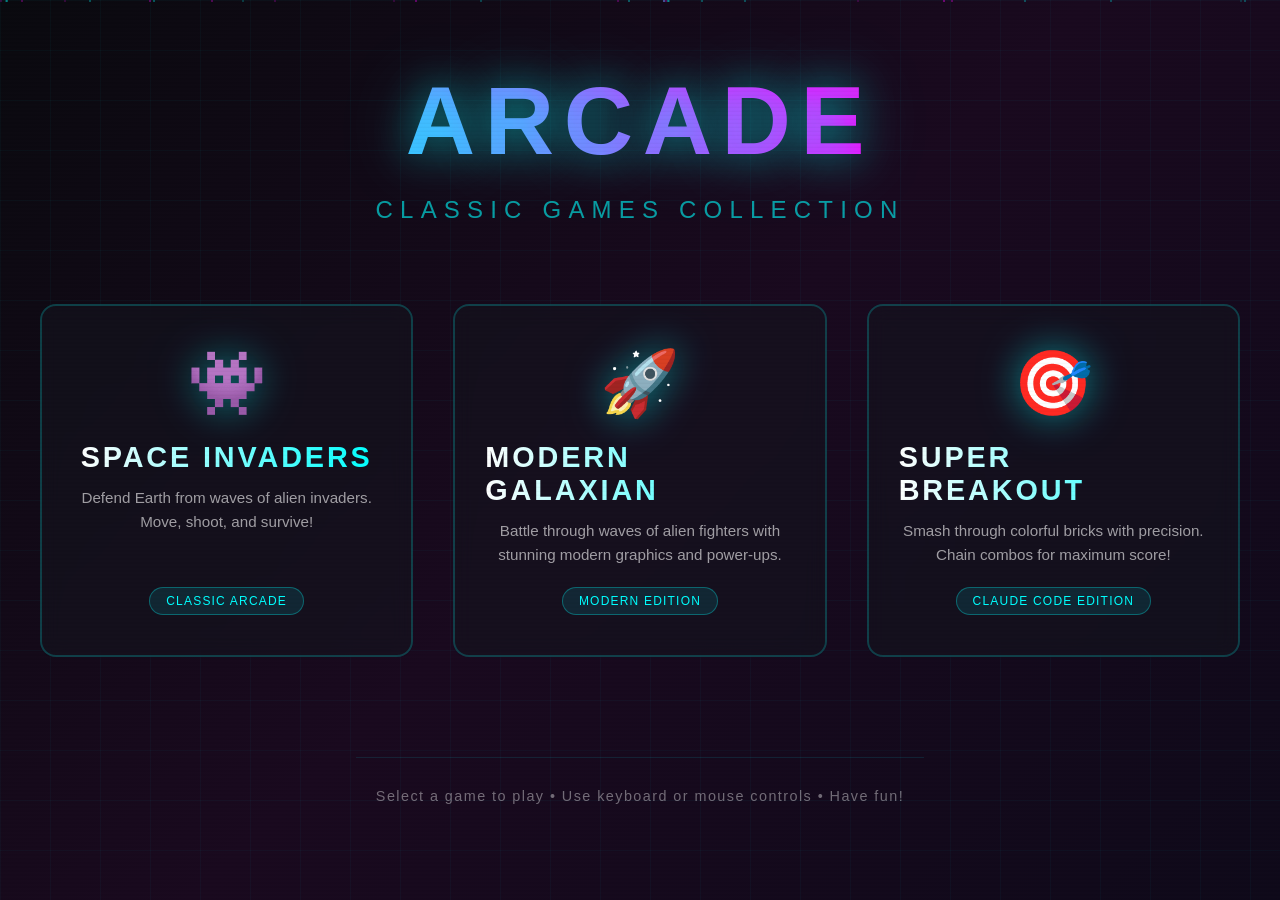
<file: index.html>
<!DOCTYPE html>
<html lang="en">
<head>
    <meta charset="UTF-8">
    <meta name="viewport" content="width=device-width, initial-scale=1.0">
    <meta name="description" content="Classic Arcade Games Collection - Play Space Invaders, Modern Galaxian, and Super Breakout">
    <title>ARCADE - Classic Games Collection</title>
    <link rel="stylesheet" href="arcade-styles.css">
</head>
<body>
    <!-- Scanlines overlay -->
    <div class="scanlines"></div>

    <!-- Floating particles -->
    <div class="particles" id="particles"></div>

    <!-- Main container -->
    <div class="container">
        <!-- Header -->
        <header class="arcade-header">
            <h1 class="arcade-title">ARCADE</h1>
            <p class="arcade-subtitle">Classic Games Collection</p>
        </header>

        <!-- Games Grid -->
        <div class="games-grid">
            <!-- Space Invaders -->
            <a href="space-invaders.html" class="game-card">
                <div class="game-icon">👾</div>
                <h2 class="game-title">Space Invaders</h2>
                <p class="game-description">
                    Defend Earth from waves of alien invaders. Move, shoot, and survive!
                </p>
                <span class="game-badge">Classic Arcade</span>
                <div class="play-overlay"></div>
            </a>

            <!-- Modern Galaxian -->
            <a href="modern-galaxian.html" class="game-card">
                <div class="game-icon">🚀</div>
                <h2 class="game-title">Modern Galaxian</h2>
                <p class="game-description">
                    Battle through waves of alien fighters with stunning modern graphics and power-ups.
                </p>
                <span class="game-badge">Modern Edition</span>
                <div class="play-overlay"></div>
            </a>

            <!-- Super Breakout -->
            <a href="super-breakout-claude-code.html" class="game-card">
                <div class="game-icon">🎯</div>
                <h2 class="game-title">Super Breakout</h2>
                <p class="game-description">
                    Smash through colorful bricks with precision. Chain combos for maximum score!
                </p>
                <span class="game-badge">Claude Code Edition</span>
                <div class="play-overlay"></div>
            </a>
        </div>

        <!-- Footer -->
        <footer class="arcade-footer">
            <p>Select a game to play • Use keyboard or mouse controls • Have fun!</p>
        </footer>
    </div>

    <script>
        // Generate floating particles
        function createParticles() {
            const particlesContainer = document.getElementById('particles');
            const particleCount = 30;

            for (let i = 0; i < particleCount; i++) {
                const particle = document.createElement('div');
                particle.className = 'particle';

                // Random horizontal position
                particle.style.left = Math.random() * 100 + '%';

                // Random animation duration between 10-20 seconds
                const duration = 10 + Math.random() * 10;
                particle.style.animationDuration = duration + 's';

                // Random delay
                particle.style.animationDelay = Math.random() * 5 + 's';

                // Random opacity
                particle.style.opacity = 0.2 + Math.random() * 0.3;

                // Random color between primary and secondary glow
                const hue = Math.random() > 0.5 ? 180 : 300; // cyan or magenta
                particle.style.background = `hsl(${hue}, 100%, 50%)`;

                particlesContainer.appendChild(particle);
            }
        }

        // Initialize particles on page load
        window.addEventListener('DOMContentLoaded', createParticles);

        // Add subtle mouse parallax effect
        document.addEventListener('mousemove', (e) => {
            const cards = document.querySelectorAll('.game-card');
            const mouseX = e.clientX / window.innerWidth - 0.5;
            const mouseY = e.clientY / window.innerHeight - 0.5;

            cards.forEach((card, index) => {
                const speed = (index + 1) * 2;
                const x = mouseX * speed;
                const y = mouseY * speed;

                card.style.transform = `
                    translateY(-8px)
                    translateX(${x}px)
                    translateY(${y}px)
                `;
            });
        });

        // Reset transform when mouse leaves
        document.addEventListener('mouseleave', () => {
            const cards = document.querySelectorAll('.game-card');
            cards.forEach(card => {
                card.style.transform = '';
            });
        });

        // Keyboard navigation
        let selectedIndex = 0;
        const gameCards = document.querySelectorAll('.game-card');

        document.addEventListener('keydown', (e) => {
            if (e.key === 'ArrowRight') {
                selectedIndex = (selectedIndex + 1) % gameCards.length;
                gameCards[selectedIndex].focus();
            } else if (e.key === 'ArrowLeft') {
                selectedIndex = (selectedIndex - 1 + gameCards.length) % gameCards.length;
                gameCards[selectedIndex].focus();
            } else if (e.key === 'Enter') {
                gameCards[selectedIndex].click();
            }
        });

        // Add focus styles for keyboard navigation
        gameCards.forEach((card, index) => {
            card.setAttribute('tabindex', index);
        });
    </script>
</body>
</html>
</file>
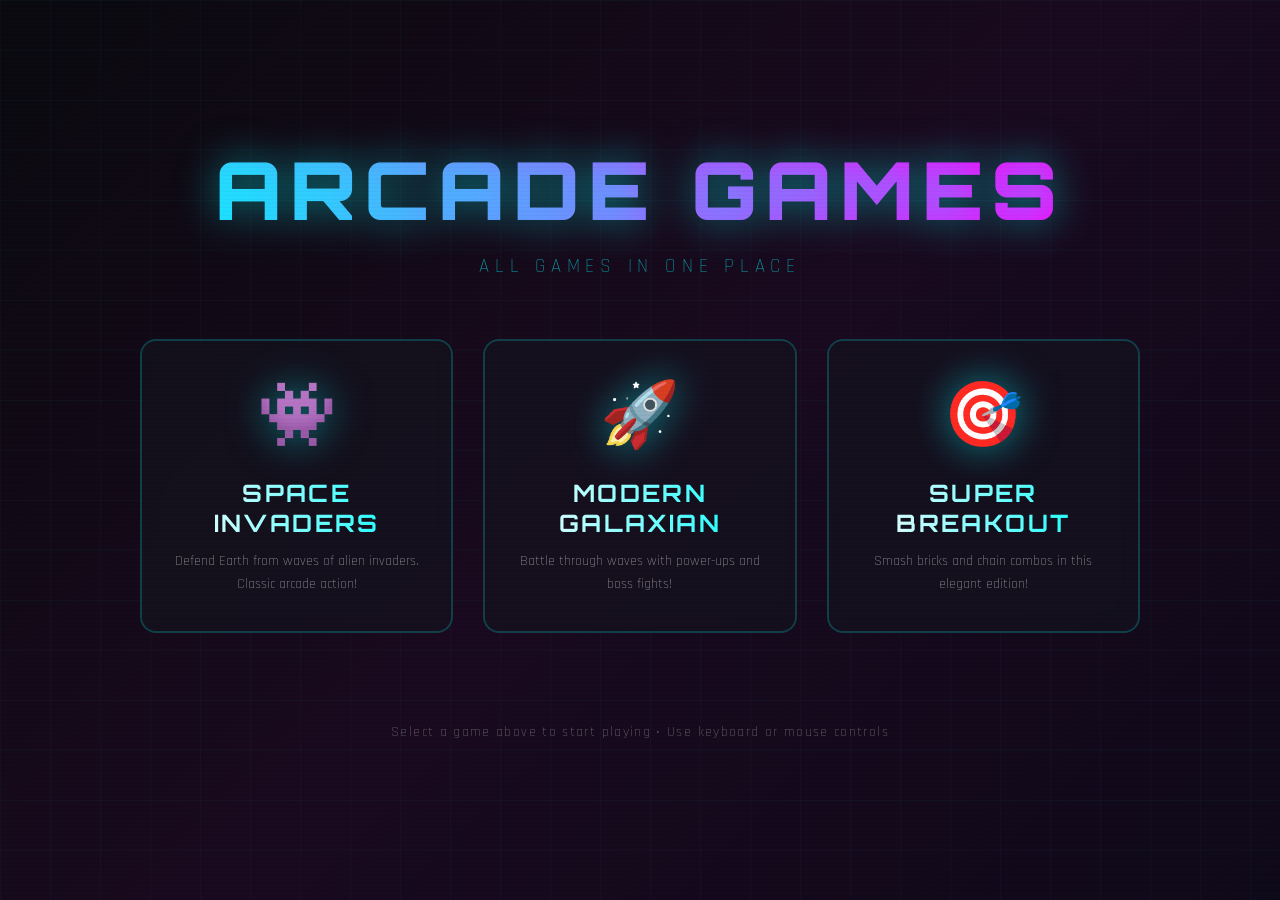
<file: arcade-games.html>
<!DOCTYPE html>
<html lang="en">
<head>
    <meta charset="UTF-8">
    <meta name="viewport" content="width=device-width, initial-scale=1.0">
    <meta name="description" content="All-in-One Arcade Games - Space Invaders, Modern Galaxian, and Super Breakout in a single page">
    <title>ARCADE GAMES - All Games in One</title>
    <style>
        @import url('https://fonts.googleapis.com/css2?family=Orbitron:wght@400;500;700;900&family=Rajdhani:wght@300;400;500&display=swap');

        * {
            margin: 0;
            padding: 0;
            box-sizing: border-box;
        }

        :root {
            --primary-glow: #00ffff;
            --secondary-glow: #ff00ff;
            --accent-glow: #00ff88;
            --bg-dark: #0a0a0f;
            --bg-darker: #050508;
        }

        body {
            font-family: 'Rajdhani', sans-serif;
            background: linear-gradient(135deg, #0a0a0f 0%, #1a0a1f 50%, #0f0a1a 100%);
            min-height: 100vh;
            color: #fff;
            overflow: hidden;
            position: relative;
        }

        /* Animated background */
        body::before {
            content: '';
            position: fixed;
            top: 0;
            left: 0;
            width: 100%;
            height: 100%;
            background-image:
                linear-gradient(rgba(0, 255, 255, 0.03) 1px, transparent 1px),
                linear-gradient(90deg, rgba(0, 255, 255, 0.03) 1px, transparent 1px);
            background-size: 50px 50px;
            pointer-events: none;
            z-index: 0;
        }

        /* Scanlines */
        .scanlines {
            position: fixed;
            top: 0;
            left: 0;
            width: 100%;
            height: 100%;
            background: repeating-linear-gradient(
                0deg,
                rgba(0, 0, 0, 0.1) 0px,
                transparent 2px,
                transparent 4px
            );
            pointer-events: none;
            z-index: 1000;
            opacity: 0.3;
        }

        /* Container */
        .game-container {
            position: relative;
            z-index: 2;
            width: 100vw;
            height: 100vh;
            display: flex;
            flex-direction: column;
        }

        /* Header with back button */
        .game-header {
            position: fixed;
            top: 0;
            left: 0;
            right: 0;
            padding: 20px;
            background: rgba(10, 10, 15, 0.95);
            border-bottom: 2px solid rgba(0, 255, 255, 0.3);
            display: none;
            justify-content: space-between;
            align-items: center;
            z-index: 100;
            backdrop-filter: blur(10px);
        }

        .game-header.active {
            display: flex;
        }

        .current-game-title {
            font-family: 'Orbitron', sans-serif;
            font-size: 1.5rem;
            font-weight: 700;
            background: linear-gradient(90deg, #fff, var(--primary-glow));
            -webkit-background-clip: text;
            -webkit-text-fill-color: transparent;
            background-clip: text;
            text-transform: uppercase;
            letter-spacing: 0.1em;
        }

        .back-button {
            padding: 10px 25px;
            background: rgba(0, 255, 255, 0.1);
            border: 2px solid rgba(0, 255, 255, 0.4);
            border-radius: 8px;
            color: var(--primary-glow);
            font-family: 'Rajdhani', sans-serif;
            font-size: 1rem;
            font-weight: 500;
            text-transform: uppercase;
            letter-spacing: 0.1em;
            cursor: pointer;
            transition: all 0.3s cubic-bezier(0.4, 0, 0.2, 1);
        }

        .back-button:hover {
            background: rgba(0, 255, 255, 0.2);
            border-color: var(--primary-glow);
            box-shadow: 0 0 20px rgba(0, 255, 255, 0.3);
            transform: translateX(-5px);
        }

        .back-button::before {
            content: '◄ ';
        }

        /* Main Menu */
        .main-menu {
            display: flex;
            flex-direction: column;
            align-items: center;
            justify-content: center;
            min-height: 100vh;
            padding: 40px 20px;
            transition: opacity 0.5s ease;
        }

        .main-menu.hidden {
            display: none;
        }

        .arcade-title {
            font-family: 'Orbitron', sans-serif;
            font-size: clamp(2.5rem, 8vw, 5rem);
            font-weight: 900;
            text-transform: uppercase;
            letter-spacing: 0.1em;
            background: linear-gradient(45deg, var(--primary-glow), var(--secondary-glow), var(--accent-glow));
            background-size: 200% 200%;
            -webkit-background-clip: text;
            -webkit-text-fill-color: transparent;
            background-clip: text;
            animation: gradient-shift 4s ease infinite;
            margin-bottom: 15px;
            text-shadow: 0 0 40px rgba(0, 255, 255, 0.5);
        }

        @keyframes gradient-shift {
            0%, 100% { background-position: 0% 50%; }
            50% { background-position: 100% 50%; }
        }

        .arcade-subtitle {
            font-family: 'Rajdhani', sans-serif;
            font-size: clamp(0.9rem, 2vw, 1.2rem);
            font-weight: 300;
            letter-spacing: 0.3em;
            color: rgba(0, 255, 255, 0.6);
            text-transform: uppercase;
            margin-bottom: 60px;
        }

        /* Menu Cards */
        .menu-cards {
            display: grid;
            grid-template-columns: repeat(auto-fit, minmax(280px, 1fr));
            gap: 30px;
            max-width: 1000px;
            width: 100%;
            margin-bottom: 30px;
        }

        .menu-card {
            background: rgba(20, 20, 30, 0.6);
            border: 2px solid rgba(0, 255, 255, 0.2);
            border-radius: 16px;
            padding: 35px 25px;
            cursor: pointer;
            transition: all 0.4s cubic-bezier(0.4, 0, 0.2, 1);
            backdrop-filter: blur(10px);
            text-align: center;
            position: relative;
            overflow: hidden;
        }

        .menu-card::before {
            content: '';
            position: absolute;
            top: 0;
            left: 0;
            width: 100%;
            height: 100%;
            background: linear-gradient(135deg, transparent 0%, rgba(0, 255, 255, 0.05) 100%);
            opacity: 0;
            transition: opacity 0.4s ease;
        }

        .menu-card:hover::before {
            opacity: 1;
        }

        .menu-card:hover {
            border-color: var(--primary-glow);
            transform: translateY(-8px) scale(1.02);
            box-shadow: 0 0 40px rgba(0, 255, 255, 0.3),
                        0 20px 60px rgba(0, 0, 0, 0.5);
        }

        .menu-icon {
            font-size: 4rem;
            margin-bottom: 20px;
            filter: drop-shadow(0 0 20px rgba(0, 255, 255, 0.5));
            transition: transform 0.4s ease;
        }

        .menu-card:hover .menu-icon {
            transform: scale(1.15) rotate(5deg);
        }

        .menu-card-title {
            font-family: 'Orbitron', sans-serif;
            font-size: 1.5rem;
            font-weight: 700;
            text-transform: uppercase;
            letter-spacing: 0.1em;
            margin-bottom: 12px;
            background: linear-gradient(90deg, #fff, var(--primary-glow));
            -webkit-background-clip: text;
            -webkit-text-fill-color: transparent;
            background-clip: text;
        }

        .menu-card-description {
            font-size: 0.9rem;
            font-weight: 300;
            color: rgba(255, 255, 255, 0.6);
            line-height: 1.6;
        }

        /* Game Frames */
        .game-frame {
            display: none;
            width: 100%;
            height: 100vh;
            border: none;
            background: #000;
        }

        .game-frame.active {
            display: block;
        }

        /* Footer info */
        .menu-footer {
            text-align: center;
            margin-top: 40px;
            padding: 20px;
            color: rgba(255, 255, 255, 0.4);
            font-size: 0.85rem;
            font-weight: 300;
            letter-spacing: 0.1em;
        }

        /* Loading indicator */
        .loading {
            position: fixed;
            top: 50%;
            left: 50%;
            transform: translate(-50%, -50%);
            font-family: 'Orbitron', sans-serif;
            font-size: 1.5rem;
            color: var(--primary-glow);
            text-shadow: 0 0 20px var(--primary-glow);
            z-index: 200;
            display: none;
        }

        .loading.active {
            display: block;
        }

        @keyframes pulse-loading {
            0%, 100% { opacity: 0.5; }
            50% { opacity: 1; }
        }

        .loading::after {
            content: '...';
            animation: pulse-loading 1.5s infinite;
        }

        /* Responsive */
        @media (max-width: 768px) {
            .arcade-title {
                font-size: 2rem;
            }

            .arcade-subtitle {
                font-size: 0.8rem;
            }

            .menu-cards {
                grid-template-columns: 1fr;
                gap: 20px;
            }

            .game-header {
                padding: 15px;
            }

            .current-game-title {
                font-size: 1rem;
            }

            .back-button {
                padding: 8px 20px;
                font-size: 0.9rem;
            }
        }

        /* Animation for cards */
        @keyframes card-appear {
            0% {
                opacity: 0;
                transform: translateY(30px);
            }
            100% {
                opacity: 1;
                transform: translateY(0);
            }
        }

        .menu-card {
            animation: card-appear 0.6s ease-out backwards;
        }

        .menu-card:nth-child(1) { animation-delay: 0.1s; }
        .menu-card:nth-child(2) { animation-delay: 0.2s; }
        .menu-card:nth-child(3) { animation-delay: 0.3s; }
    </style>
</head>
<body>
    <!-- Scanlines overlay -->
    <div class="scanlines"></div>

    <!-- Loading indicator -->
    <div class="loading" id="loading">LOADING</div>

    <!-- Game Header (shown when playing) -->
    <div class="game-header" id="gameHeader">
        <div class="current-game-title" id="currentGameTitle"></div>
        <button class="back-button" id="backButton">Main Menu</button>
    </div>

    <!-- Main Container -->
    <div class="game-container">
        <!-- Main Menu -->
        <div class="main-menu" id="mainMenu">
            <h1 class="arcade-title">ARCADE GAMES</h1>
            <p class="arcade-subtitle">All Games in One Place</p>

            <div class="menu-cards">
                <!-- Space Invaders Card -->
                <div class="menu-card" data-game="space-invaders">
                    <div class="menu-icon">👾</div>
                    <h2 class="menu-card-title">Space Invaders</h2>
                    <p class="menu-card-description">
                        Defend Earth from waves of alien invaders. Classic arcade action!
                    </p>
                </div>

                <!-- Modern Galaxian Card -->
                <div class="menu-card" data-game="modern-galaxian">
                    <div class="menu-icon">🚀</div>
                    <h2 class="menu-card-title">Modern Galaxian</h2>
                    <p class="menu-card-description">
                        Battle through waves with power-ups and boss fights!
                    </p>
                </div>

                <!-- Super Breakout Card -->
                <div class="menu-card" data-game="super-breakout">
                    <div class="menu-icon">🎯</div>
                    <h2 class="menu-card-title">Super Breakout</h2>
                    <p class="menu-card-description">
                        Smash bricks and chain combos in this elegant edition!
                    </p>
                </div>
            </div>

            <div class="menu-footer">
                <p>Select a game above to start playing • Use keyboard or mouse controls</p>
            </div>
        </div>

        <!-- Game Frames (iframes for isolated game environments) -->
        <iframe id="spaceInvadersFrame" class="game-frame" src="space-invaders.html"></iframe>
        <iframe id="modernGalaxianFrame" class="game-frame" src="modern-galaxian.html"></iframe>
        <iframe id="superBreakoutFrame" class="game-frame" src="super-breakout-claude-code.html"></iframe>
    </div>

    <script>
        // Game state management
        const gameState = {
            currentGame: null,
            games: {
                'space-invaders': {
                    title: 'Space Invaders',
                    frameId: 'spaceInvadersFrame'
                },
                'modern-galaxian': {
                    title: 'Modern Galaxian',
                    frameId: 'modernGalaxianFrame'
                },
                'super-breakout': {
                    title: 'Super Breakout',
                    frameId: 'superBreakoutFrame'
                }
            }
        };

        // DOM elements
        const mainMenu = document.getElementById('mainMenu');
        const gameHeader = document.getElementById('gameHeader');
        const currentGameTitle = document.getElementById('currentGameTitle');
        const backButton = document.getElementById('backButton');
        const loading = document.getElementById('loading');
        const menuCards = document.querySelectorAll('.menu-card');

        // Load game
        function loadGame(gameName) {
            const game = gameState.games[gameName];
            if (!game) return;

            // Show loading
            loading.classList.add('active');

            // Hide menu
            mainMenu.classList.add('hidden');

            // Update header
            currentGameTitle.textContent = game.title;
            gameHeader.classList.add('active');

            // Show game frame after short delay (simulating load)
            setTimeout(() => {
                const gameFrame = document.getElementById(game.frameId);
                gameFrame.classList.add('active');

                // Reload iframe to restart game
                gameFrame.src = gameFrame.src;

                loading.classList.remove('active');
                gameState.currentGame = gameName;
            }, 500);
        }

        // Return to main menu
        function returnToMenu() {
            // Hide all game frames
            document.querySelectorAll('.game-frame').forEach(frame => {
                frame.classList.remove('active');
            });

            // Hide header
            gameHeader.classList.remove('active');

            // Show menu
            mainMenu.classList.remove('hidden');

            // Reset state
            gameState.currentGame = null;
        }

        // Event listeners for menu cards
        menuCards.forEach(card => {
            card.addEventListener('click', () => {
                const gameName = card.getAttribute('data-game');
                loadGame(gameName);
            });

            // Keyboard support
            card.setAttribute('tabindex', '0');
            card.addEventListener('keydown', (e) => {
                if (e.key === 'Enter' || e.key === ' ') {
                    e.preventDefault();
                    const gameName = card.getAttribute('data-game');
                    loadGame(gameName);
                }
            });
        });

        // Back button
        backButton.addEventListener('click', returnToMenu);

        // Keyboard navigation
        document.addEventListener('keydown', (e) => {
            // ESC key returns to menu when in game
            if (e.key === 'Escape' && gameState.currentGame) {
                returnToMenu();
            }
        });

        // Prevent iframe scrolling
        document.querySelectorAll('.game-frame').forEach(frame => {
            frame.addEventListener('load', () => {
                try {
                    frame.contentWindow.document.body.style.overflow = 'hidden';
                } catch (e) {
                    // Cross-origin restriction, ignore
                }
            });
        });

        // Add keyboard navigation for menu
        let selectedCard = 0;
        const cards = Array.from(menuCards);

        document.addEventListener('keydown', (e) => {
            if (gameState.currentGame || mainMenu.classList.contains('hidden')) return;

            if (e.key === 'ArrowRight') {
                selectedCard = (selectedCard + 1) % cards.length;
                cards[selectedCard].focus();
            } else if (e.key === 'ArrowLeft') {
                selectedCard = (selectedCard - 1 + cards.length) % cards.length;
                cards[selectedCard].focus();
            } else if (e.key === 'ArrowDown' || e.key === 'ArrowUp') {
                e.preventDefault();
                selectedCard = (selectedCard + (e.key === 'ArrowDown' ? 1 : -1) + cards.length) % cards.length;
                cards[selectedCard].focus();
            }
        });

        // Preload iframes in background
        window.addEventListener('load', () => {
            // Frames are already loading via src attribute
            console.log('Arcade Games Ready');
        });
    </script>
</body>
</html>
</file>
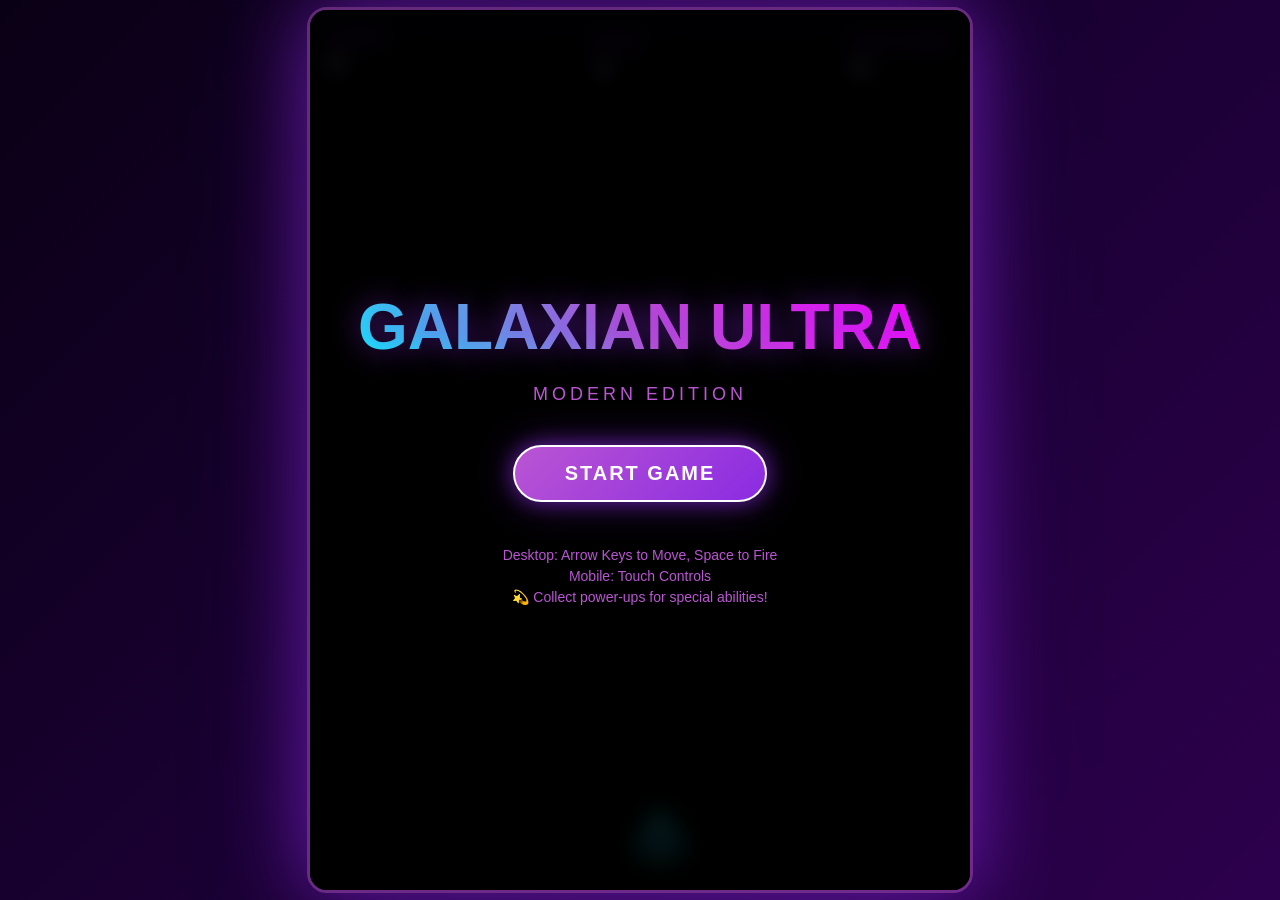
<file: modern-galaxian.html>
<!DOCTYPE html>
<html lang="en">
<head>
    <meta charset="UTF-8">
    <meta name="viewport" content="width=device-width, initial-scale=1.0, user-scalable=no">
    <title>Galaxian Ultra - Modern Edition</title>
    <style>
        * {
            margin: 0;
            padding: 0;
            box-sizing: border-box;
            -webkit-tap-highlight-color: transparent;
        }

        body {
            font-family: 'Segoe UI', Tahoma, Geneva, Verdana, sans-serif;
            background: linear-gradient(135deg, #0a0015 0%, #1a0033 50%, #2d004d 100%);
            display: flex;
            justify-content: center;
            align-items: center;
            min-height: 100vh;
            overflow: hidden;
            color: #fff;
        }

        #gameContainer {
            position: relative;
            max-width: 100%;
            max-height: 100vh;
            box-shadow: 0 0 80px rgba(138, 43, 226, 0.6),
                        0 0 120px rgba(75, 0, 130, 0.4),
                        inset 0 0 60px rgba(138, 43, 226, 0.1);
            border-radius: 20px;
            overflow: hidden;
            border: 3px solid rgba(186, 85, 211, 0.5);
        }

        #gameCanvas {
            display: block;
            background: radial-gradient(ellipse at center, #0d0020 0%, #000000 100%);
        }

        #ui {
            position: absolute;
            top: 0;
            left: 0;
            right: 0;
            padding: 20px;
            background: linear-gradient(180deg, rgba(10, 0, 30, 0.9) 0%, transparent 100%);
            display: flex;
            justify-content: space-between;
            align-items: center;
            pointer-events: none;
            font-size: 18px;
            font-weight: bold;
            text-shadow: 0 0 10px rgba(138, 43, 226, 0.8),
                         0 0 20px rgba(138, 43, 226, 0.5);
        }

        .stat {
            display: flex;
            flex-direction: column;
            gap: 5px;
        }

        .stat-label {
            font-size: 12px;
            color: #ba55d3;
            text-transform: uppercase;
            letter-spacing: 2px;
        }

        .stat-value {
            font-size: 24px;
            color: #fff;
        }

        #lives {
            display: flex;
            gap: 8px;
            margin-top: 5px;
        }

        .life-icon {
            width: 20px;
            height: 20px;
            background: linear-gradient(135deg, #00ffff 0%, #0080ff 100%);
            clip-path: polygon(50% 0%, 100% 100%, 50% 80%, 0% 100%);
            filter: drop-shadow(0 0 5px #00ffff);
        }

        #startScreen, #gameOverScreen {
            position: absolute;
            top: 0;
            left: 0;
            right: 0;
            bottom: 0;
            display: flex;
            flex-direction: column;
            justify-content: center;
            align-items: center;
            background: rgba(0, 0, 0, 0.9);
            backdrop-filter: blur(10px);
            z-index: 10;
        }

        h1 {
            font-size: 64px;
            background: linear-gradient(45deg, #00ffff, #ba55d3, #ff00ff);
            -webkit-background-clip: text;
            -webkit-text-fill-color: transparent;
            background-clip: text;
            margin-bottom: 20px;
            text-shadow: 0 0 30px rgba(138, 43, 226, 0.6);
            animation: glow 2s ease-in-out infinite alternate;
        }

        @keyframes glow {
            from { filter: drop-shadow(0 0 10px rgba(138, 43, 226, 0.6)); }
            to { filter: drop-shadow(0 0 30px rgba(138, 43, 226, 1)); }
        }

        .subtitle {
            font-size: 18px;
            color: #ba55d3;
            margin-bottom: 40px;
            text-transform: uppercase;
            letter-spacing: 4px;
        }

        button {
            padding: 15px 50px;
            font-size: 20px;
            font-weight: bold;
            background: linear-gradient(135deg, #ba55d3 0%, #8a2be2 100%);
            border: 2px solid #fff;
            border-radius: 50px;
            color: #fff;
            cursor: pointer;
            text-transform: uppercase;
            letter-spacing: 2px;
            transition: all 0.3s ease;
            box-shadow: 0 0 20px rgba(138, 43, 226, 0.6),
                        0 0 40px rgba(138, 43, 226, 0.4);
            pointer-events: all;
        }

        button:hover {
            transform: scale(1.1);
            box-shadow: 0 0 30px rgba(138, 43, 226, 0.8),
                        0 0 60px rgba(138, 43, 226, 0.6);
        }

        button:active {
            transform: scale(0.95);
        }

        .controls {
            margin-top: 40px;
            text-align: center;
            color: #ba55d3;
            font-size: 14px;
        }

        .controls p {
            margin: 5px 0;
        }

        #powerupIndicator {
            position: absolute;
            bottom: 20px;
            left: 50%;
            transform: translateX(-50%);
            padding: 10px 20px;
            background: rgba(138, 43, 226, 0.3);
            border: 2px solid #ba55d3;
            border-radius: 20px;
            font-weight: bold;
            font-size: 14px;
            text-transform: uppercase;
            letter-spacing: 2px;
            opacity: 0;
            transition: opacity 0.3s ease;
            pointer-events: none;
        }

        #powerupIndicator.active {
            opacity: 1;
        }

        #mobileControls {
            display: none;
            position: absolute;
            bottom: 20px;
            left: 0;
            right: 0;
            padding: 20px;
            justify-content: space-between;
            pointer-events: none;
        }

        .control-btn {
            width: 70px;
            height: 70px;
            border-radius: 50%;
            background: rgba(138, 43, 226, 0.3);
            border: 3px solid rgba(186, 85, 211, 0.6);
            display: flex;
            justify-content: center;
            align-items: center;
            font-size: 30px;
            color: #fff;
            pointer-events: all;
            user-select: none;
            backdrop-filter: blur(10px);
            touch-action: none;
        }

        .control-btn:active {
            background: rgba(138, 43, 226, 0.6);
            transform: scale(0.95);
        }

        .control-group {
            display: flex;
            gap: 15px;
        }

        @media (max-width: 768px) {
            #mobileControls {
                display: flex;
            }

            h1 {
                font-size: 42px;
            }

            .subtitle {
                font-size: 14px;
            }

            #ui {
                font-size: 14px;
                padding: 15px;
            }

            .stat-value {
                font-size: 18px;
            }
        }

        .boss-warning {
            position: absolute;
            top: 50%;
            left: 50%;
            transform: translate(-50%, -50%);
            font-size: 48px;
            font-weight: bold;
            color: #ff0000;
            text-shadow: 0 0 20px #ff0000;
            animation: pulse 0.5s ease-in-out;
            pointer-events: none;
            z-index: 5;
        }

        @keyframes pulse {
            0%, 100% { transform: translate(-50%, -50%) scale(1); opacity: 0; }
            50% { transform: translate(-50%, -50%) scale(1.5); opacity: 1; }
        }
    </style>
</head>
<body>
    <div id="gameContainer">
        <canvas id="gameCanvas"></canvas>

        <div id="ui">
            <div class="stat">
                <span class="stat-label">Score</span>
                <span class="stat-value" id="score">0</span>
                <div id="lives"></div>
            </div>
            <div class="stat">
                <span class="stat-label">Wave</span>
                <span class="stat-value" id="wave">1</span>
            </div>
            <div class="stat">
                <span class="stat-label">High Score</span>
                <span class="stat-value" id="highScore">0</span>
            </div>
        </div>

        <div id="powerupIndicator"></div>

        <div id="mobileControls">
            <div class="control-group">
                <div class="control-btn" id="leftBtn">◄</div>
                <div class="control-btn" id="rightBtn">►</div>
            </div>
            <div class="control-btn" id="fireBtn">🎯</div>
        </div>

        <div id="startScreen">
            <h1>GALAXIAN ULTRA</h1>
            <div class="subtitle">Modern Edition</div>
            <button id="startBtn">Start Game</button>
            <div class="controls">
                <p>Desktop: Arrow Keys to Move, Space to Fire</p>
                <p>Mobile: Touch Controls</p>
                <p>💫 Collect power-ups for special abilities!</p>
            </div>
        </div>

        <div id="gameOverScreen" style="display: none;">
            <h1>GAME OVER</h1>
            <div class="subtitle" id="finalScore"></div>
            <button id="restartBtn">Play Again</button>
        </div>
    </div>

    <script>
        // Game Configuration
        const canvas = document.getElementById('gameCanvas');
        const ctx = canvas.getContext('2d');

        // Responsive canvas sizing
        function resizeCanvas() {
            const maxWidth = window.innerWidth > 800 ? 800 : window.innerWidth - 20;
            const maxHeight = window.innerHeight - 20;
            const aspectRatio = 3 / 4;

            if (maxWidth / maxHeight > aspectRatio) {
                canvas.height = maxHeight;
                canvas.width = maxHeight * aspectRatio;
            } else {
                canvas.width = maxWidth;
                canvas.height = maxWidth / aspectRatio;
            }
        }

        resizeCanvas();
        window.addEventListener('resize', () => {
            resizeCanvas();
            if (game.state === 'playing') {
                player.x = canvas.width / 2;
            }
        });

        // Audio System
        const audioContext = new (window.AudioContext || window.webkitAudioContext)();

        const sounds = {
            shoot: (frequency = 440) => {
                const osc = audioContext.createOscillator();
                const gain = audioContext.createGain();
                osc.connect(gain);
                gain.connect(audioContext.destination);
                osc.frequency.value = frequency;
                osc.type = 'square';
                gain.gain.setValueAtTime(0.1, audioContext.currentTime);
                gain.gain.exponentialRampToValueAtTime(0.01, audioContext.currentTime + 0.1);
                osc.start();
                osc.stop(audioContext.currentTime + 0.1);
            },

            explosion: () => {
                const osc = audioContext.createOscillator();
                const gain = audioContext.createGain();
                const filter = audioContext.createBiquadFilter();

                osc.connect(filter);
                filter.connect(gain);
                gain.connect(audioContext.destination);

                osc.type = 'sawtooth';
                filter.type = 'lowpass';
                filter.frequency.value = 1000;

                osc.frequency.setValueAtTime(200, audioContext.currentTime);
                osc.frequency.exponentialRampToValueAtTime(20, audioContext.currentTime + 0.3);
                gain.gain.setValueAtTime(0.2, audioContext.currentTime);
                gain.gain.exponentialRampToValueAtTime(0.01, audioContext.currentTime + 0.3);

                osc.start();
                osc.stop(audioContext.currentTime + 0.3);
            },

            powerup: () => {
                const notes = [523.25, 659.25, 783.99];
                notes.forEach((freq, i) => {
                    setTimeout(() => {
                        const osc = audioContext.createOscillator();
                        const gain = audioContext.createGain();
                        osc.connect(gain);
                        gain.connect(audioContext.destination);
                        osc.frequency.value = freq;
                        osc.type = 'sine';
                        gain.gain.setValueAtTime(0.1, audioContext.currentTime);
                        gain.gain.exponentialRampToValueAtTime(0.01, audioContext.currentTime + 0.2);
                        osc.start();
                        osc.stop(audioContext.currentTime + 0.2);
                    }, i * 50);
                });
            },

            enemyDive: () => {
                const osc = audioContext.createOscillator();
                const gain = audioContext.createGain();
                osc.connect(gain);
                gain.connect(audioContext.destination);
                osc.frequency.setValueAtTime(800, audioContext.currentTime);
                osc.frequency.exponentialRampToValueAtTime(200, audioContext.currentTime + 0.3);
                osc.type = 'triangle';
                gain.gain.setValueAtTime(0.08, audioContext.currentTime);
                gain.gain.exponentialRampToValueAtTime(0.01, audioContext.currentTime + 0.3);
                osc.start();
                osc.stop(audioContext.currentTime + 0.3);
            },

            boss: () => {
                const osc = audioContext.createOscillator();
                const gain = audioContext.createGain();
                osc.connect(gain);
                gain.connect(audioContext.destination);
                osc.frequency.value = 100;
                osc.type = 'sawtooth';
                gain.gain.setValueAtTime(0.15, audioContext.currentTime);
                gain.gain.exponentialRampToValueAtTime(0.01, audioContext.currentTime + 0.5);
                osc.start();
                osc.stop(audioContext.currentTime + 0.5);
            }
        };

        // Game State
        const game = {
            state: 'start',
            score: 0,
            wave: 1,
            highScore: parseInt(localStorage.getItem('galaxianHighScore')) || 0,
            frameCount: 0,
            particles: [],
            powerups: [],
            showBossWarning: false
        };

        // Player
        const player = {
            x: canvas.width / 2,
            y: canvas.height - 80,
            width: 40,
            height: 40,
            speed: 5,
            lives: 3,
            bullets: [],
            canShoot: true,
            shootCooldown: 0,
            invulnerable: 0,
            powerup: null,
            powerupTime: 0,
            rapidFire: false,
            shield: false,
            spreadShot: false
        };

        // Enemies
        const enemies = [];
        const enemyBullets = [];

        class Enemy {
            constructor(x, y, type = 'basic') {
                this.x = x;
                this.y = y;
                this.width = 35;
                this.height = 35;
                this.type = type;
                this.speed = 1;
                this.diving = false;
                this.diveSpeed = 3;
                this.diveAngle = 0;
                this.shootTimer = Math.random() * 200;
                this.animFrame = 0;

                // Type-specific properties
                switch(type) {
                    case 'elite':
                        this.color1 = '#ff00ff';
                        this.color2 = '#ff69b4';
                        this.points = 100;
                        this.health = 2;
                        break;
                    case 'fast':
                        this.color1 = '#00ffff';
                        this.color2 = '#00ff88';
                        this.points = 80;
                        this.speed = 2;
                        this.health = 1;
                        break;
                    case 'boss':
                        this.width = 80;
                        this.height = 80;
                        this.color1 = '#ff0000';
                        this.color2 = '#ff8800';
                        this.points = 1000;
                        this.health = 20;
                        this.speed = 0.5;
                        break;
                    default:
                        this.color1 = '#8a2be2';
                        this.color2 = '#ba55d3';
                        this.points = 50;
                        this.health = 1;
                }
            }

            update() {
                this.animFrame++;

                if (this.diving) {
                    this.x += Math.sin(this.diveAngle) * this.diveSpeed;
                    this.y += this.diveSpeed;
                    this.diveAngle += 0.1;

                    if (this.y > canvas.height || this.x < 0 || this.x > canvas.width) {
                        this.diving = false;
                        this.y = 50;
                        this.x = Math.random() * (canvas.width - this.width);
                    }
                } else {
                    this.x += Math.sin(game.frameCount * 0.02 + this.y) * this.speed;

                    // Random dive attack
                    if (Math.random() < 0.002 && this.type !== 'boss') {
                        this.diving = true;
                        this.diveAngle = Math.atan2(player.y - this.y, player.x - this.x);
                        sounds.enemyDive();
                    }
                }

                // Shooting
                this.shootTimer--;
                if (this.shootTimer <= 0 && !this.diving) {
                    this.shoot();
                    this.shootTimer = this.type === 'boss' ? 30 : 200 + Math.random() * 100;
                }
            }

            shoot() {
                enemyBullets.push({
                    x: this.x + this.width / 2,
                    y: this.y + this.height,
                    speed: this.type === 'boss' ? 5 : 3,
                    width: 4,
                    height: 12
                });
                sounds.shoot(220);
            }

            draw() {
                ctx.save();
                ctx.translate(this.x + this.width / 2, this.y + this.height / 2);

                // Pulsing glow effect
                const pulse = Math.sin(this.animFrame * 0.1) * 0.3 + 0.7;
                ctx.shadowBlur = 20 * pulse;
                ctx.shadowColor = this.color1;

                if (this.type === 'boss') {
                    // Boss design
                    ctx.fillStyle = this.color1;
                    ctx.beginPath();
                    ctx.arc(0, 0, this.width / 2, 0, Math.PI * 2);
                    ctx.fill();

                    ctx.fillStyle = this.color2;
                    for (let i = 0; i < 8; i++) {
                        const angle = (i / 8) * Math.PI * 2 + this.animFrame * 0.05;
                        const x = Math.cos(angle) * (this.width / 3);
                        const y = Math.sin(angle) * (this.width / 3);
                        ctx.beginPath();
                        ctx.arc(x, y, 8, 0, Math.PI * 2);
                        ctx.fill();
                    }

                    // Health bar
                    ctx.shadowBlur = 0;
                    ctx.fillStyle = 'rgba(255, 0, 0, 0.5)';
                    ctx.fillRect(-this.width / 2, this.height / 2 + 10, this.width, 5);
                    ctx.fillStyle = '#00ff00';
                    ctx.fillRect(-this.width / 2, this.height / 2 + 10, this.width * (this.health / 20), 5);
                } else {
                    // Regular enemy design
                    const gradient = ctx.createLinearGradient(-this.width / 2, -this.height / 2, this.width / 2, this.height / 2);
                    gradient.addColorStop(0, this.color1);
                    gradient.addColorStop(1, this.color2);
                    ctx.fillStyle = gradient;

                    // Main body
                    ctx.beginPath();
                    ctx.moveTo(0, -this.height / 2);
                    ctx.lineTo(this.width / 3, this.height / 2);
                    ctx.lineTo(-this.width / 3, this.height / 2);
                    ctx.closePath();
                    ctx.fill();

                    // Wings
                    ctx.fillStyle = this.color2;
                    ctx.fillRect(-this.width / 2, 0, this.width / 4, this.height / 3);
                    ctx.fillRect(this.width / 4, 0, this.width / 4, this.height / 3);

                    // Cockpit
                    ctx.fillStyle = '#ffffff';
                    ctx.beginPath();
                    ctx.arc(0, -this.height / 4, 5, 0, Math.PI * 2);
                    ctx.fill();
                }

                ctx.restore();
            }

            hit() {
                this.health--;
                if (this.health <= 0) {
                    createExplosion(this.x + this.width / 2, this.y + this.height / 2, this.type === 'boss' ? 50 : 20);
                    sounds.explosion();
                    game.score += this.points;

                    // Chance to drop powerup
                    if (Math.random() < (this.type === 'boss' ? 0.8 : 0.15)) {
                        spawnPowerup(this.x + this.width / 2, this.y + this.height / 2);
                    }

                    return true;
                }
                return false;
            }
        }

        // Powerup system
        function spawnPowerup(x, y) {
            const types = ['rapidFire', 'shield', 'spreadShot'];
            const type = types[Math.floor(Math.random() * types.length)];
            game.powerups.push({
                x: x,
                y: y,
                type: type,
                speed: 2,
                size: 20,
                rotation: 0
            });
        }

        // Particle system
        function createExplosion(x, y, count = 20) {
            for (let i = 0; i < count; i++) {
                const angle = (Math.PI * 2 * i) / count;
                const speed = 2 + Math.random() * 3;
                game.particles.push({
                    x: x,
                    y: y,
                    vx: Math.cos(angle) * speed,
                    vy: Math.sin(angle) * speed,
                    life: 1,
                    size: 3 + Math.random() * 3,
                    color: `hsl(${Math.random() * 60 + 280}, 100%, 50%)`
                });
            }
        }

        // Initialize enemies
        function spawnWave() {
            enemies.length = 0;
            enemyBullets.length = 0;

            // Boss wave every 5 waves
            if (game.wave % 5 === 0) {
                showBossWarning();
                setTimeout(() => {
                    enemies.push(new Enemy(canvas.width / 2 - 40, 100, 'boss'));
                    sounds.boss();
                }, 2000);
            } else {
                const rows = Math.min(3 + Math.floor(game.wave / 2), 6);
                const cols = 8;
                const spacing = canvas.width / (cols + 1);

                for (let row = 0; row < rows; row++) {
                    for (let col = 0; col < cols; col++) {
                        let type = 'basic';
                        if (game.wave > 2 && Math.random() < 0.2) type = 'elite';
                        if (game.wave > 4 && Math.random() < 0.15) type = 'fast';

                        enemies.push(new Enemy(
                            spacing * (col + 1) - 17.5,
                            50 + row * 50,
                            type
                        ));
                    }
                }
            }
        }

        function showBossWarning() {
            const warning = document.createElement('div');
            warning.className = 'boss-warning';
            warning.textContent = '⚠️ BOSS APPROACHING ⚠️';
            document.getElementById('gameContainer').appendChild(warning);
            setTimeout(() => warning.remove(), 2000);
        }

        // Input handling
        const keys = {};
        window.addEventListener('keydown', e => {
            keys[e.key] = true;
            if (e.key === ' ' && game.state === 'playing') {
                e.preventDefault();
                shoot();
            }
        });
        window.addEventListener('keyup', e => keys[e.key] = false);

        // Mobile controls
        const mobileButtons = {
            left: false,
            right: false,
            fire: false
        };

        ['leftBtn', 'rightBtn', 'fireBtn'].forEach(id => {
            const btn = document.getElementById(id);

            btn.addEventListener('touchstart', (e) => {
                e.preventDefault();
                if (id === 'leftBtn') mobileButtons.left = true;
                if (id === 'rightBtn') mobileButtons.right = true;
                if (id === 'fireBtn') {
                    mobileButtons.fire = true;
                    shoot();
                }
            });

            btn.addEventListener('touchend', (e) => {
                e.preventDefault();
                if (id === 'leftBtn') mobileButtons.left = false;
                if (id === 'rightBtn') mobileButtons.right = false;
                if (id === 'fireBtn') mobileButtons.fire = false;
            });
        });

        // Shooting
        function shoot() {
            if (!player.canShoot || game.state !== 'playing') return;

            if (player.spreadShot) {
                [-15, 0, 15].forEach(angle => {
                    player.bullets.push({
                        x: player.x + player.width / 2,
                        y: player.y,
                        angle: angle,
                        speed: 8,
                        width: 4,
                        height: 12
                    });
                });
            } else {
                player.bullets.push({
                    x: player.x + player.width / 2,
                    y: player.y,
                    angle: 0,
                    speed: 8,
                    width: 4,
                    height: 12
                });
            }

            sounds.shoot(440);
            player.canShoot = false;
            player.shootCooldown = player.rapidFire ? 5 : 15;
        }

        // Draw player ship
        function drawPlayer() {
            ctx.save();
            ctx.translate(player.x + player.width / 2, player.y + player.height / 2);

            // Shield effect
            if (player.shield) {
                ctx.strokeStyle = 'rgba(0, 255, 255, 0.5)';
                ctx.lineWidth = 3;
                ctx.beginPath();
                ctx.arc(0, 0, player.width / 2 + 10, 0, Math.PI * 2);
                ctx.stroke();
            }

            // Invulnerability flash
            if (player.invulnerable > 0 && Math.floor(player.invulnerable / 5) % 2 === 0) {
                ctx.restore();
                return;
            }

            // Ship body
            const gradient = ctx.createLinearGradient(0, -player.height / 2, 0, player.height / 2);
            gradient.addColorStop(0, '#00ffff');
            gradient.addColorStop(1, '#0080ff');
            ctx.fillStyle = gradient;

            ctx.shadowBlur = 15;
            ctx.shadowColor = '#00ffff';

            // Main hull
            ctx.beginPath();
            ctx.moveTo(0, -player.height / 2);
            ctx.lineTo(player.width / 3, player.height / 2);
            ctx.lineTo(-player.width / 3, player.height / 2);
            ctx.closePath();
            ctx.fill();

            // Wings
            ctx.fillStyle = '#0080ff';
            ctx.fillRect(-player.width / 2, player.height / 4, player.width / 4, player.height / 4);
            ctx.fillRect(player.width / 4, player.height / 4, player.width / 4, player.height / 4);

            // Cockpit
            ctx.fillStyle = '#ffffff';
            ctx.beginPath();
            ctx.arc(0, 0, 6, 0, Math.PI * 2);
            ctx.fill();

            // Engine glow
            ctx.fillStyle = 'rgba(255, 100, 0, 0.8)';
            const engineGlow = Math.sin(game.frameCount * 0.3) * 5 + 10;
            ctx.fillRect(-5, player.height / 2, 10, engineGlow);

            ctx.restore();
        }

        // Game loop
        function update() {
            if (game.state !== 'playing') return;

            game.frameCount++;

            // Player movement
            if (keys['ArrowLeft'] || mobileButtons.left) {
                player.x = Math.max(0, player.x - player.speed);
            }
            if (keys['ArrowRight'] || mobileButtons.right) {
                player.x = Math.min(canvas.width - player.width, player.x + player.speed);
            }

            // Shooting cooldown
            if (player.shootCooldown > 0) {
                player.shootCooldown--;
                if (player.shootCooldown === 0) player.canShoot = true;
            }

            // Auto-fire for mobile
            if (mobileButtons.fire && player.canShoot) {
                shoot();
            }

            // Update powerup timer
            if (player.powerupTime > 0) {
                player.powerupTime--;
                if (player.powerupTime === 0) {
                    player.rapidFire = false;
                    player.shield = false;
                    player.spreadShot = false;
                    document.getElementById('powerupIndicator').classList.remove('active');
                }
            }

            // Update invulnerability
            if (player.invulnerable > 0) player.invulnerable--;

            // Update player bullets
            player.bullets = player.bullets.filter(bullet => {
                bullet.y -= bullet.speed;
                bullet.x += Math.sin(bullet.angle * Math.PI / 180) * bullet.speed * 0.5;
                return bullet.y > -bullet.height;
            });

            // Update enemy bullets
            enemyBullets.forEach(bullet => {
                bullet.y += bullet.speed;
            });
            enemyBullets.splice(0, enemyBullets.length, ...enemyBullets.filter(b => b.y < canvas.height));

            // Update enemies
            enemies.forEach(enemy => enemy.update());

            // Update powerups
            game.powerups.forEach(powerup => {
                powerup.y += powerup.speed;
                powerup.rotation += 0.1;
            });
            game.powerups = game.powerups.filter(p => p.y < canvas.height);

            // Update particles
            game.particles.forEach(p => {
                p.x += p.vx;
                p.y += p.vy;
                p.life -= 0.02;
                p.size *= 0.95;
            });
            game.particles = game.particles.filter(p => p.life > 0);

            // Collision detection: player bullets vs enemies
            player.bullets.forEach((bullet, bIndex) => {
                enemies.forEach((enemy, eIndex) => {
                    if (bullet.x > enemy.x && bullet.x < enemy.x + enemy.width &&
                        bullet.y > enemy.y && bullet.y < enemy.y + enemy.height) {
                        player.bullets.splice(bIndex, 1);
                        if (enemy.hit()) {
                            enemies.splice(eIndex, 1);
                        }
                    }
                });
            });

            // Collision detection: enemy bullets vs player
            if (player.invulnerable === 0) {
                enemyBullets.forEach((bullet, index) => {
                    if (bullet.x > player.x && bullet.x < player.x + player.width &&
                        bullet.y > player.y && bullet.y < player.y + player.height) {
                        enemyBullets.splice(index, 1);
                        if (!player.shield) {
                            hitPlayer();
                        } else {
                            sounds.powerup();
                        }
                    }
                });
            }

            // Collision detection: enemies vs player
            if (player.invulnerable === 0) {
                enemies.forEach(enemy => {
                    if (player.x < enemy.x + enemy.width &&
                        player.x + player.width > enemy.x &&
                        player.y < enemy.y + enemy.height &&
                        player.y + player.height > enemy.y) {
                        if (!player.shield) {
                            hitPlayer();
                        }
                    }
                });
            }

            // Collision detection: powerups vs player
            game.powerups.forEach((powerup, index) => {
                if (powerup.x > player.x && powerup.x < player.x + player.width &&
                    powerup.y > player.y && powerup.y < player.y + player.height) {
                    collectPowerup(powerup.type);
                    game.powerups.splice(index, 1);
                }
            });

            // Check wave complete
            if (enemies.length === 0) {
                game.wave++;
                updateUI();
                setTimeout(spawnWave, 2000);
            }
        }

        function hitPlayer() {
            player.lives--;
            player.invulnerable = 120;
            sounds.explosion();
            createExplosion(player.x + player.width / 2, player.y + player.height / 2, 30);
            updateUI();

            if (player.lives <= 0) {
                gameOver();
            }
        }

        function collectPowerup(type) {
            sounds.powerup();
            player.powerupTime = 600; // 10 seconds at 60fps

            const indicator = document.getElementById('powerupIndicator');
            indicator.classList.add('active');

            switch(type) {
                case 'rapidFire':
                    player.rapidFire = true;
                    indicator.textContent = '⚡ Rapid Fire!';
                    break;
                case 'shield':
                    player.shield = true;
                    indicator.textContent = '🛡️ Shield Active!';
                    break;
                case 'spreadShot':
                    player.spreadShot = true;
                    indicator.textContent = '💫 Spread Shot!';
                    break;
            }
        }

        function draw() {
            // Clear canvas with trail effect
            ctx.fillStyle = 'rgba(0, 0, 0, 0.2)';
            ctx.fillRect(0, 0, canvas.width, canvas.height);

            // Draw stars background
            if (game.frameCount % 3 === 0) {
                ctx.fillStyle = 'rgba(255, 255, 255, 0.5)';
                for (let i = 0; i < 2; i++) {
                    ctx.fillRect(Math.random() * canvas.width, Math.random() * canvas.height, 1, 1);
                }
            }

            // Draw particles
            game.particles.forEach(p => {
                ctx.fillStyle = p.color;
                ctx.globalAlpha = p.life;
                ctx.fillRect(p.x, p.y, p.size, p.size);
                ctx.globalAlpha = 1;
            });

            // Draw powerups
            game.powerups.forEach(powerup => {
                ctx.save();
                ctx.translate(powerup.x, powerup.y);
                ctx.rotate(powerup.rotation);

                const colors = {
                    rapidFire: '#ffff00',
                    shield: '#00ffff',
                    spreadShot: '#ff00ff'
                };

                ctx.shadowBlur = 15;
                ctx.shadowColor = colors[powerup.type];
                ctx.fillStyle = colors[powerup.type];

                ctx.beginPath();
                for (let i = 0; i < 5; i++) {
                    const angle = (i / 5) * Math.PI * 2 - Math.PI / 2;
                    const radius = i % 2 === 0 ? powerup.size : powerup.size / 2;
                    const x = Math.cos(angle) * radius;
                    const y = Math.sin(angle) * radius;
                    if (i === 0) ctx.moveTo(x, y);
                    else ctx.lineTo(x, y);
                }
                ctx.closePath();
                ctx.fill();

                ctx.restore();
            });

            // Draw player bullets
            player.bullets.forEach(bullet => {
                const gradient = ctx.createLinearGradient(bullet.x, bullet.y, bullet.x, bullet.y - bullet.height);
                gradient.addColorStop(0, '#00ffff');
                gradient.addColorStop(1, 'rgba(0, 255, 255, 0)');
                ctx.fillStyle = gradient;
                ctx.shadowBlur = 10;
                ctx.shadowColor = '#00ffff';
                ctx.fillRect(bullet.x - bullet.width / 2, bullet.y - bullet.height, bullet.width, bullet.height);
                ctx.shadowBlur = 0;
            });

            // Draw enemy bullets
            enemyBullets.forEach(bullet => {
                const gradient = ctx.createLinearGradient(bullet.x, bullet.y, bullet.x, bullet.y + bullet.height);
                gradient.addColorStop(0, '#ff00ff');
                gradient.addColorStop(1, 'rgba(255, 0, 255, 0)');
                ctx.fillStyle = gradient;
                ctx.shadowBlur = 10;
                ctx.shadowColor = '#ff00ff';
                ctx.fillRect(bullet.x - bullet.width / 2, bullet.y, bullet.width, bullet.height);
                ctx.shadowBlur = 0;
            });

            // Draw enemies
            enemies.forEach(enemy => enemy.draw());

            // Draw player
            drawPlayer();
        }

        function gameLoop() {
            update();
            draw();
            requestAnimationFrame(gameLoop);
        }

        function updateUI() {
            document.getElementById('score').textContent = game.score;
            document.getElementById('wave').textContent = game.wave;
            document.getElementById('highScore').textContent = game.highScore;

            const livesContainer = document.getElementById('lives');
            livesContainer.innerHTML = '';
            for (let i = 0; i < player.lives; i++) {
                const life = document.createElement('div');
                life.className = 'life-icon';
                livesContainer.appendChild(life);
            }
        }

        function startGame() {
            game.state = 'playing';
            game.score = 0;
            game.wave = 1;
            player.lives = 3;
            player.x = canvas.width / 2;
            player.bullets = [];
            player.invulnerable = 0;
            player.powerup = null;
            player.powerupTime = 0;
            player.rapidFire = false;
            player.shield = false;
            player.spreadShot = false;
            enemies.length = 0;
            enemyBullets.length = 0;
            game.particles.length = 0;
            game.powerups.length = 0;

            document.getElementById('startScreen').style.display = 'none';
            document.getElementById('gameOverScreen').style.display = 'none';
            document.getElementById('powerupIndicator').classList.remove('active');

            updateUI();
            spawnWave();
        }

        function gameOver() {
            game.state = 'gameover';

            if (game.score > game.highScore) {
                game.highScore = game.score;
                localStorage.setItem('galaxianHighScore', game.highScore);
            }

            document.getElementById('finalScore').textContent = `Final Score: ${game.score}`;
            document.getElementById('gameOverScreen').style.display = 'flex';
        }

        // Event listeners
        document.getElementById('startBtn').addEventListener('click', () => {
            audioContext.resume();
            startGame();
        });

        document.getElementById('restartBtn').addEventListener('click', () => {
            startGame();
        });

        // Start game loop
        gameLoop();
    </script>
</body>
</html>
</file>
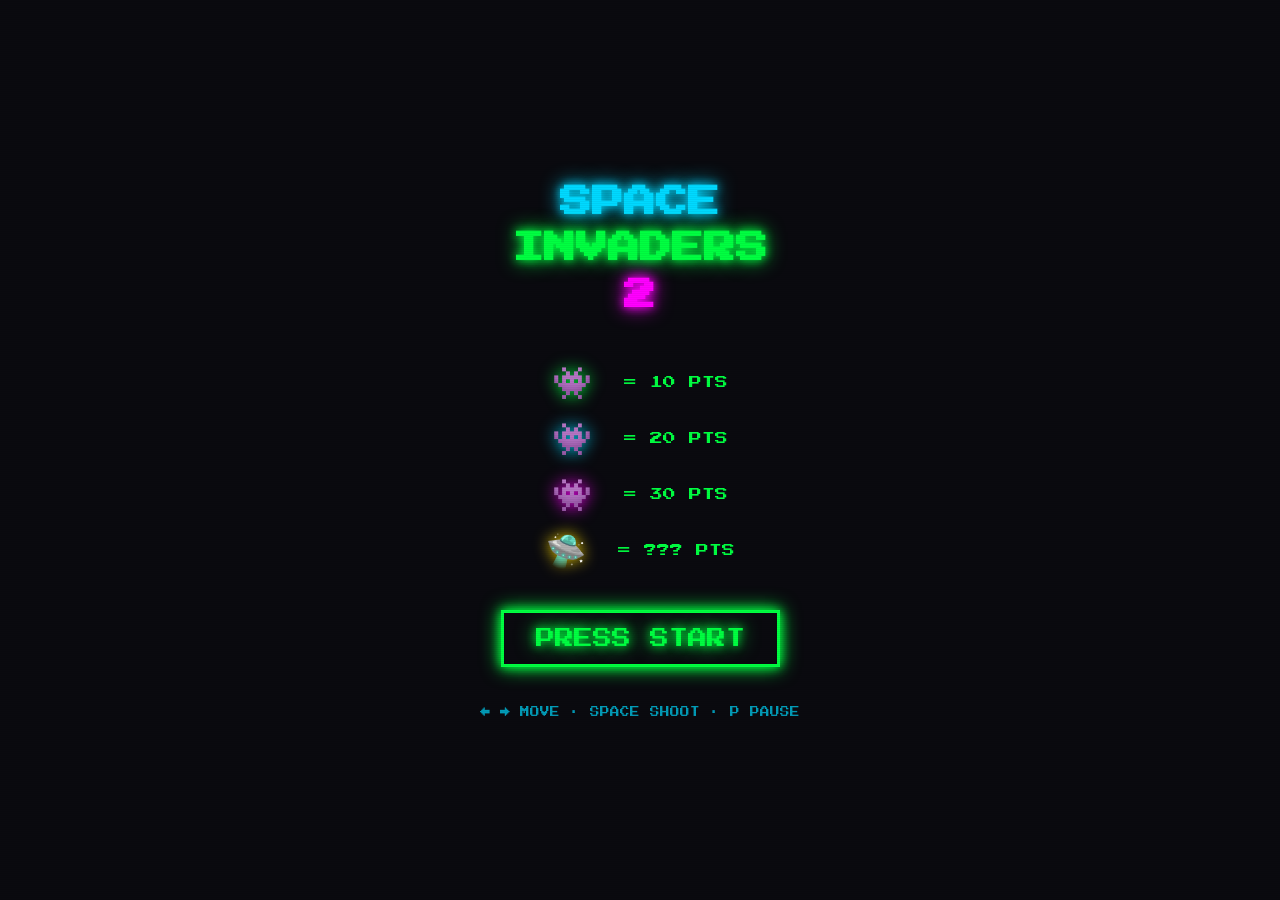
<file: space-invaders.html>
<!DOCTYPE html>
<html lang="en">

<head>
    <meta charset="UTF-8">
    <meta name="viewport" content="width=device-width, initial-scale=1.0">
    <title>Space Invaders 2</title>
    <link rel="preconnect" href="https://fonts.googleapis.com">
    <link rel="preconnect" href="https://fonts.gstatic.com" crossorigin>
    <link href="https://fonts.googleapis.com/css2?family=Press+Start+2P&display=swap" rel="stylesheet">
    <style>
        /* ===== DESIGN SYSTEM ===== */
        :root {
            --color-bg: #0a0a0f;
            --color-primary: #00ff41;
            --color-secondary: #ff00ff;
            --color-accent: #00d9ff;
            --color-danger: #ff4136;
            --color-warning: #ffdc00;

            --glow-primary: 0 0 10px var(--color-primary), 0 0 20px var(--color-primary);
            --glow-secondary: 0 0 10px var(--color-secondary), 0 0 20px var(--color-secondary);
            --glow-accent: 0 0 10px var(--color-accent), 0 0 20px var(--color-accent);

            --font-retro: 'Press Start 2P', cursive;
        }

        /* ===== RESET ===== */
        * {
            margin: 0;
            padding: 0;
            box-sizing: border-box;
        }

        body {
            font-family: var(--font-retro);
            background: var(--color-bg);
            color: var(--color-primary);
            overflow: hidden;
            display: flex;
            justify-content: center;
            align-items: center;
            min-height: 100vh;
            position: relative;
        }

        /* ===== CRT SCANLINES EFFECT ===== */
        .scanlines {
            position: fixed;
            top: 0;
            left: 0;
            width: 100%;
            height: 100%;
            background: repeating-linear-gradient(0deg,
                    rgba(0, 0, 0, 0.15),
                    rgba(0, 0, 0, 0.15) 1px,
                    transparent 1px,
                    transparent 2px);
            pointer-events: none;
            z-index: 1000;
            opacity: 0.3;
        }

        /* ===== SCREENS ===== */
        .screen {
            position: absolute;
            width: 100%;
            height: 100%;
            display: none;
            justify-content: center;
            align-items: center;
            animation: fadeIn 0.5s ease;
        }

        .screen.active {
            display: flex;
        }

        @keyframes fadeIn {
            from {
                opacity: 0;
            }

            to {
                opacity: 1;
            }
        }

        /* ===== START SCREEN ===== */
        .title-container {
            text-align: center;
            padding: 2rem;
        }

        .game-title {
            font-size: 2rem;
            display: flex;
            flex-direction: column;
            gap: 0.5rem;
            margin-bottom: 3rem;
            line-height: 1.2;
        }

        .title-super {
            color: var(--color-accent);
            text-shadow: var(--glow-accent);
            animation: pulse 2s ease-in-out infinite;
        }

        .title-space {
            color: var(--color-primary);
            text-shadow: var(--glow-primary);
            animation: pulse 2s ease-in-out infinite 0.3s;
        }

        .title-invaders {
            color: var(--color-secondary);
            text-shadow: var(--glow-secondary);
            animation: pulse 2s ease-in-out infinite 0.6s;
        }

        @keyframes pulse {

            0%,
            100% {
                opacity: 1;
                transform: scale(1);
            }

            50% {
                opacity: 0.8;
                transform: scale(1.05);
            }
        }

        /* ===== ALIEN PREVIEW ===== */
        .alien-preview {
            margin: 2rem 0;
            display: flex;
            flex-direction: column;
            gap: 1rem;
        }

        .preview-row {
            display: flex;
            align-items: center;
            justify-content: center;
            gap: 2rem;
            font-size: 1rem;
        }

        .alien-sprite {
            font-size: 2rem;
            filter: drop-shadow(0 0 8px currentColor);
        }

        .alien-sprite.small {
            color: var(--color-primary);
        }

        .alien-sprite.medium {
            color: var(--color-accent);
        }

        .alien-sprite.large {
            color: var(--color-secondary);
        }

        .alien-sprite.ufo {
            color: var(--color-warning);
        }

        .points {
            color: var(--color-primary);
            font-size: 0.8rem;
        }

        /* ===== BUTTONS ===== */
        .start-btn,
        .menu-btn {
            font-family: var(--font-retro);
            font-size: 1.2rem;
            padding: 1rem 2rem;
            background: transparent;
            border: 3px solid var(--color-primary);
            color: var(--color-primary);
            cursor: pointer;
            transition: all 0.3s ease;
            text-shadow: var(--glow-primary);
            box-shadow: var(--glow-primary);
            margin: 0.5rem;
        }

        .start-btn:hover,
        .menu-btn:hover {
            background: var(--color-primary);
            color: var(--color-bg);
            text-shadow: none;
            transform: scale(1.05);
        }

        .menu-btn {
            border-color: var(--color-accent);
            color: var(--color-accent);
            text-shadow: var(--glow-accent);
            box-shadow: var(--glow-accent);
            font-size: 0.8rem;
        }

        .menu-btn:hover {
            background: var(--color-accent);
        }

        .controls-info {
            margin-top: 2rem;
            font-size: 0.6rem;
            color: var(--color-accent);
            opacity: 0.7;
        }

        /* ===== GAME SCREEN ===== */
        #gameScreen {
            flex-direction: column;
        }

        .hud {
            display: flex;
            justify-content: space-between;
            width: 800px;
            padding: 1rem;
            background: rgba(10, 10, 15, 0.8);
            border-bottom: 2px solid var(--color-primary);
        }

        .hud-left,
        .hud-center,
        .hud-right {
            display: flex;
            flex-direction: column;
            align-items: center;
            gap: 0.5rem;
        }

        .hud-label {
            font-size: 0.6rem;
            color: var(--color-accent);
            opacity: 0.8;
        }

        .hud-value {
            font-size: 1rem;
            color: var(--color-primary);
            text-shadow: var(--glow-primary);
        }

        /* ===== CANVAS ===== */
        #gameCanvas {
            background: #000;
            border: 3px solid var(--color-primary);
            box-shadow: 0 0 20px rgba(0, 255, 65, 0.5),
                inset 0 0 50px rgba(0, 255, 65, 0.1);
            image-rendering: pixelated;
            image-rendering: crisp-edges;
        }

        /* ===== GAME OVER SCREEN ===== */
        .gameover-container {
            text-align: center;
            padding: 2rem;
        }

        .gameover-title {
            font-size: 3rem;
            color: var(--color-danger);
            text-shadow: 0 0 20px var(--color-danger);
            margin-bottom: 2rem;
            animation: blink 1s step-start infinite;
        }

        @keyframes blink {
            50% {
                opacity: 0.5;
            }
        }

        .final-stats {
            margin: 2rem 0;
            font-size: 1rem;
            color: var(--color-primary);
            line-height: 2;
        }

        .final-stats span {
            color: var(--color-accent);
            text-shadow: var(--glow-accent);
        }

        /* ===== RESPONSIVE ===== */
        @media (max-width: 850px) {
            .game-title {
                font-size: 1.5rem;
            }

            .hud {
                width: 100%;
            }

            #gameCanvas {
                width: 100%;
                max-width: 800px;
            }
        }
    </style>
</head>

<body>
    <div class="scanlines"></div>

    <!-- Start Screen -->
    <div id="startScreen" class="screen active">
        <div class="title-container">
            <h1 class="game-title">
                <span class="title-super">SPACE</span>
                <span class="title-space">INVADERS</span>
                <span class="title-invaders">2</span>
            </h1>
            <div class="alien-preview">
                <div class="preview-row">
                    <span class="alien-sprite small">👾</span>
                    <span class="points">= 10 PTS</span>
                </div>
                <div class="preview-row">
                    <span class="alien-sprite medium">👾</span>
                    <span class="points">= 20 PTS</span>
                </div>
                <div class="preview-row">
                    <span class="alien-sprite large">👾</span>
                    <span class="points">= 30 PTS</span>
                </div>
                <div class="preview-row">
                    <span class="alien-sprite ufo">🛸</span>
                    <span class="points">= ??? PTS</span>
                </div>
            </div>
            <button class="start-btn" id="startBtn">PRESS START</button>
            <div class="controls-info">
                <p>← → MOVE · SPACE SHOOT · P PAUSE</p>
            </div>
        </div>
    </div>

    <!-- Game Screen -->
    <div id="gameScreen" class="screen">
        <div class="hud">
            <div class="hud-left">
                <span class="hud-label">SCORE</span>
                <span class="hud-value" id="score">0000</span>
            </div>
            <div class="hud-center">
                <span class="hud-label">LEVEL</span>
                <span class="hud-value" id="level">01</span>
            </div>
            <div class="hud-right">
                <span class="hud-label">LIVES</span>
                <span class="hud-value" id="lives">❤️❤️❤️</span>
            </div>
        </div>
        <canvas id="gameCanvas"></canvas>
    </div>

    <!-- Game Over Screen -->
    <div id="gameOverScreen" class="screen">
        <div class="gameover-container">
            <h2 class="gameover-title">GAME OVER</h2>
            <div class="final-stats">
                <p>FINAL SCORE: <span id="finalScore">0</span></p>
                <p>LEVEL REACHED: <span id="finalLevel">1</span></p>
            </div>
            <button class="start-btn" id="restartBtn">PLAY AGAIN</button>
            <button class="menu-btn" id="menuBtn">MAIN MENU</button>
        </div>
    </div>

    <script>
        // ===== SOUND SYSTEM =====
        class SoundSystem {
            constructor() {
                this.audioContext = null;
                this.masterGain = null;
                this.initialized = false;
            }

            init() {
                if (this.initialized) return;

                try {
                    this.audioContext = new (window.AudioContext || window.webkitAudioContext)();
                    this.masterGain = this.audioContext.createGain();
                    this.masterGain.gain.value = 0.3;
                    this.masterGain.connect(this.audioContext.destination);
                    this.initialized = true;
                } catch (e) {
                    console.warn('Web Audio API not supported', e);
                }
            }

            // Player shoot sound
            playShoot() {
                if (!this.initialized) return;

                const osc = this.audioContext.createOscillator();
                const gain = this.audioContext.createGain();

                osc.type = 'square';
                osc.frequency.setValueAtTime(800, this.audioContext.currentTime);
                osc.frequency.exponentialRampToValueAtTime(200, this.audioContext.currentTime + 0.1);

                gain.gain.setValueAtTime(0.3, this.audioContext.currentTime);
                gain.gain.exponentialRampToValueAtTime(0.01, this.audioContext.currentTime + 0.1);

                osc.connect(gain);
                gain.connect(this.masterGain);

                osc.start();
                osc.stop(this.audioContext.currentTime + 0.1);
            }

            // Explosion sound
            playExplosion() {
                if (!this.initialized) return;

                const bufferSize = this.audioContext.sampleRate * 0.3;
                const buffer = this.audioContext.createBuffer(1, bufferSize, this.audioContext.sampleRate);
                const data = buffer.getChannelData(0);

                for (let i = 0; i < bufferSize; i++) {
                    data[i] = (Math.random() * 2 - 1) * Math.exp(-i / (bufferSize * 0.2));
                }

                const noise = this.audioContext.createBufferSource();
                noise.buffer = buffer;

                const filter = this.audioContext.createBiquadFilter();
                filter.type = 'lowpass';
                filter.frequency.value = 1000;

                const gain = this.audioContext.createGain();
                gain.gain.setValueAtTime(0.4, this.audioContext.currentTime);
                gain.gain.exponentialRampToValueAtTime(0.01, this.audioContext.currentTime + 0.3);

                noise.connect(filter);
                filter.connect(gain);
                gain.connect(this.masterGain);

                noise.start();
            }

            // UFO sound (warbling)
            playUFO() {
                if (!this.initialized) return;

                const osc = this.audioContext.createOscillator();
                const gain = this.audioContext.createGain();

                osc.type = 'sine';
                osc.frequency.setValueAtTime(200, this.audioContext.currentTime);
                osc.frequency.setValueAtTime(250, this.audioContext.currentTime + 0.1);
                osc.frequency.setValueAtTime(200, this.audioContext.currentTime + 0.2);

                gain.gain.value = 0.2;

                osc.connect(gain);
                gain.connect(this.masterGain);

                osc.start();
                osc.stop(this.audioContext.currentTime + 0.3);
            }

            // Alien move sound (classic thump)
            playAlienMove() {
                if (!this.initialized) return;

                const osc = this.audioContext.createOscillator();
                const gain = this.audioContext.createGain();

                osc.type = 'square';
                osc.frequency.value = 80;

                gain.gain.setValueAtTime(0.1, this.audioContext.currentTime);
                gain.gain.exponentialRampToValueAtTime(0.01, this.audioContext.currentTime + 0.05);

                osc.connect(gain);
                gain.connect(this.masterGain);

                osc.start();
                osc.stop(this.audioContext.currentTime + 0.05);
            }

            // Level complete sound
            playLevelComplete() {
                if (!this.initialized) return;

                const notes = [262, 330, 392, 523]; // C, E, G, C
                notes.forEach((freq, i) => {
                    setTimeout(() => {
                        const osc = this.audioContext.createOscillator();
                        const gain = this.audioContext.createGain();

                        osc.type = 'square';
                        osc.frequency.value = freq;

                        gain.gain.setValueAtTime(0.2, this.audioContext.currentTime);
                        gain.gain.exponentialRampToValueAtTime(0.01, this.audioContext.currentTime + 0.2);

                        osc.connect(gain);
                        gain.connect(this.masterGain);

                        osc.start();
                        osc.stop(this.audioContext.currentTime + 0.2);
                    }, i * 100);
                });
            }

            // Game over sound
            playGameOver() {
                if (!this.initialized) return;

                const osc = this.audioContext.createOscillator();
                const gain = this.audioContext.createGain();

                osc.type = 'sawtooth';
                osc.frequency.setValueAtTime(400, this.audioContext.currentTime);
                osc.frequency.exponentialRampToValueAtTime(50, this.audioContext.currentTime + 1);

                gain.gain.setValueAtTime(0.3, this.audioContext.currentTime);
                gain.gain.exponentialRampToValueAtTime(0.01, this.audioContext.currentTime + 1);

                osc.connect(gain);
                gain.connect(this.masterGain);

                osc.start();
                osc.stop(this.audioContext.currentTime + 1);
            }
        }

        // Create global sound system instance
        const soundSystem = new SoundSystem();

        // ===== GAME CONFIGURATION =====
        const CONFIG = {
            canvasWidth: 800,
            canvasHeight: 600,
            playerSpeed: 5,
            playerShootCooldown: 300,
            bulletSpeed: 7,
            alienRows: 5,
            alienCols: 11,
            alienSpeed: 1,
            alienSpeedIncrease: 0.3,
            alienShootChance: 0.001,
            alienMoveInterval: 500,
            ufoChance: 0.001,
            ufoSpeed: 2,
            barrierCount: 4,
            barrierWidth: 60,
            barrierHeight: 40
        };

        // ===== GAME STATE =====
        class Game {
            constructor() {
                this.canvas = document.getElementById('gameCanvas');
                this.ctx = this.canvas.getContext('2d');
                this.canvas.width = CONFIG.canvasWidth;
                this.canvas.height = CONFIG.canvasHeight;

                this.gameState = 'menu'; // menu, playing, paused, gameover
                this.score = 0;
                this.level = 1;
                this.lives = 3;

                this.player = null;
                this.aliens = [];
                this.barriers = [];
                this.playerBullets = [];
                this.alienBullets = [];
                this.ufo = null;
                this.particles = [];

                this.keys = {};
                this.lastShootTime = 0;
                this.lastAlienMoveTime = 0;
                this.alienDirection = 1; // 1 = right, -1 = left
                this.alienMoveDown = false;
                this.isTransitioning = false;

                this.setupEventListeners();
            }

            setupEventListeners() {
                // Start button
                document.getElementById('startBtn').addEventListener('click', () => {
                    soundSystem.init();
                    this.startGame();
                });

                // Restart button
                document.getElementById('restartBtn').addEventListener('click', () => {
                    this.startGame();
                });

                // Menu button
                document.getElementById('menuBtn').addEventListener('click', () => {
                    this.showScreen('startScreen');
                    this.gameState = 'menu';
                });

                // Keyboard controls
                document.addEventListener('keydown', (e) => {
                    this.keys[e.key] = true;

                    if (e.key === 'p' || e.key === 'P') {
                        if (this.gameState === 'playing') {
                            this.gameState = 'paused';
                        } else if (this.gameState === 'paused') {
                            this.gameState = 'playing';
                            this.gameLoop();
                        }
                    }
                });

                document.addEventListener('keyup', (e) => {
                    this.keys[e.key] = false;
                });
            }

            startGame() {
                this.score = 0;
                this.level = 1;
                this.lives = 3;
                this.gameState = 'playing';
                this.isTransitioning = false;

                this.showScreen('gameScreen');
                this.updateHUD();
                this.initLevel();
                this.gameLoop();
            }

            initLevel() {
                // Create player
                this.player = {
                    x: CONFIG.canvasWidth / 2,
                    y: CONFIG.canvasHeight - 60,
                    width: 40,
                    height: 30,
                    speed: CONFIG.playerSpeed
                };

                // Create aliens
                this.aliens = [];
                const startX = 100;
                const startY = 80;
                const spacingX = 50;
                const spacingY = 45;

                for (let row = 0; row < CONFIG.alienRows; row++) {
                    for (let col = 0; col < CONFIG.alienCols; col++) {
                        let type, points;
                        if (row === 0) {
                            type = 'large';
                            points = 30;
                        } else if (row <= 2) {
                            type = 'medium';
                            points = 20;
                        } else {
                            type = 'small';
                            points = 10;
                        }

                        this.aliens.push({
                            x: startX + col * spacingX,
                            y: startY + row * spacingY,
                            width: 35,
                            height: 30,
                            type: type,
                            points: points,
                            alive: true,
                            frame: 0
                        });
                    }
                }

                // Create barriers
                this.barriers = [];
                const barrierY = CONFIG.canvasHeight - 150;
                const spacing = (CONFIG.canvasWidth - CONFIG.barrierWidth * CONFIG.barrierCount) / (CONFIG.barrierCount + 1);

                for (let i = 0; i < CONFIG.barrierCount; i++) {
                    const x = spacing + i * (CONFIG.barrierWidth + spacing);
                    this.barriers.push({
                        x: x,
                        y: barrierY,
                        width: CONFIG.barrierWidth,
                        height: CONFIG.barrierHeight,
                        health: 100
                    });
                }

                // Clear bullets
                this.playerBullets = [];
                this.alienBullets = [];
                this.ufo = null;
                this.particles = [];

                this.alienDirection = 1;
                this.alienMoveDown = false;
                this.isTransitioning = false;
            }

            gameLoop() {
                if (this.gameState !== 'playing') return;

                this.update();
                this.render();

                requestAnimationFrame(() => this.gameLoop());
            }

            update() {
                const now = Date.now();

                // Update player
                if (this.keys['ArrowLeft'] || this.keys['a'] || this.keys['A']) {
                    this.player.x = Math.max(0, this.player.x - this.player.speed);
                }
                if (this.keys['ArrowRight'] || this.keys['d'] || this.keys['D']) {
                    this.player.x = Math.min(CONFIG.canvasWidth - this.player.width, this.player.x + this.player.speed);
                }
                if (this.keys[' '] && now - this.lastShootTime > CONFIG.playerShootCooldown) {
                    this.shootPlayerBullet();
                    this.lastShootTime = now;
                }

                // Move aliens
                if (now - this.lastAlienMoveTime > CONFIG.alienMoveInterval / (1 + this.level * 0.1)) {
                    this.moveAliens();
                    this.lastAlienMoveTime = now;
                    soundSystem.playAlienMove();
                }

                // Alien shooting
                this.aliens.filter(a => a.alive).forEach(alien => {
                    if (Math.random() < CONFIG.alienShootChance * (1 + this.level * 0.5)) {
                        this.shootAlienBullet(alien);
                    }
                });

                // UFO spawning
                if (!this.ufo && Math.random() < CONFIG.ufoChance) {
                    this.spawnUFO();
                }

                // Update bullets
                this.playerBullets.forEach(bullet => bullet.y -= CONFIG.bulletSpeed);
                this.alienBullets.forEach(bullet => bullet.y += CONFIG.bulletSpeed * 0.7);

                // Update UFO
                if (this.ufo) {
                    this.ufo.x += this.ufo.direction * CONFIG.ufoSpeed;
                    if (this.ufo.x < -50 || this.ufo.x > CONFIG.canvasWidth + 50) {
                        this.ufo = null;
                    }
                }

                // Update particles
                this.particles = this.particles.filter(p => {
                    p.life--;
                    p.x += p.vx;
                    p.y += p.vy;
                    p.alpha = p.life / p.maxLife;
                    return p.life > 0;
                });

                // Remove off-screen bullets
                this.playerBullets = this.playerBullets.filter(b => b.y > 0);
                this.alienBullets = this.alienBullets.filter(b => b.y < CONFIG.canvasHeight);

                // Collision detection
                this.checkCollisions();

                // Check win condition
                if (this.aliens.filter(a => a.alive).length === 0) {
                    this.levelComplete();
                }

                // Check lose condition (alien reached bottom)
                if (this.aliens.some(a => a.alive && a.y + a.height > this.player.y)) {
                    this.gameOver();
                }
            }

            moveAliens() {
                let moveDown = false;

                // Check if any alien hit the edge
                const aliveAliens = this.aliens.filter(a => a.alive);
                const rightmost = Math.max(...aliveAliens.map(a => a.x + a.width));
                const leftmost = Math.min(...aliveAliens.map(a => a.x));

                if (rightmost >= CONFIG.canvasWidth - 10 && this.alienDirection === 1) {
                    this.alienDirection = -1;
                    moveDown = true;
                } else if (leftmost <= 10 && this.alienDirection === -1) {
                    this.alienDirection = 1;
                    moveDown = true;
                }

                // Move aliens
                aliveAliens.forEach(alien => {
                    if (moveDown) {
                        alien.y += 20;
                    }
                    alien.x += this.alienDirection * (CONFIG.alienSpeed + this.level * CONFIG.alienSpeedIncrease);
                    alien.frame = (alien.frame + 1) % 2;
                });
            }

            shootPlayerBullet() {
                soundSystem.playShoot();
                this.playerBullets.push({
                    x: this.player.x + this.player.width / 2 - 2,
                    y: this.player.y,
                    width: 4,
                    height: 15
                });
            }

            shootAlienBullet(alien) {
                this.alienBullets.push({
                    x: alien.x + alien.width / 2 - 2,
                    y: alien.y + alien.height,
                    width: 4,
                    height: 15
                });
            }

            spawnUFO() {
                const direction = Math.random() < 0.5 ? 1 : -1;
                this.ufo = {
                    x: direction === 1 ? -50 : CONFIG.canvasWidth + 50,
                    y: 40,
                    width: 50,
                    height: 25,
                    direction: direction,
                    points: [50, 100, 150, 200, 300][Math.floor(Math.random() * 5)]
                };
                soundSystem.playUFO();
            }

            checkCollisions() {
                // Player bullets vs aliens
                this.playerBullets.forEach((bullet, bIndex) => {
                    this.aliens.forEach(alien => {
                        if (alien.alive && this.collision(bullet, alien)) {
                            alien.alive = false;
                            this.score += alien.points;
                            this.updateHUD();
                            this.createExplosion(alien.x + alien.width / 2, alien.y + alien.height / 2, this.getAlienColor(alien.type));
                            soundSystem.playExplosion();
                            this.playerBullets.splice(bIndex, 1);
                        }
                    });

                    // Player bullets vs UFO
                    if (this.ufo && this.collision(bullet, this.ufo)) {
                        this.score += this.ufo.points;
                        this.updateHUD();
                        this.createExplosion(this.ufo.x + this.ufo.width / 2, this.ufo.y + this.ufo.height / 2, '#ffdc00');
                        soundSystem.playExplosion();
                        this.ufo = null;
                        this.playerBullets.splice(bIndex, 1);
                    }

                    // Player bullets vs barriers
                    this.barriers.forEach(barrier => {
                        if (barrier.health > 0 && this.collision(bullet, barrier)) {
                            barrier.health -= 20;
                            this.playerBullets.splice(bIndex, 1);
                        }
                    });
                });

                // Alien bullets vs player
                this.alienBullets.forEach((bullet, bIndex) => {
                    if (this.collision(bullet, this.player)) {
                        this.lives--;
                        this.updateHUD();
                        this.createExplosion(this.player.x + this.player.width / 2, this.player.y + this.player.height / 2, ' #00ff41');
                        soundSystem.playExplosion();
                        this.alienBullets.splice(bIndex, 1);

                        if (this.lives <= 0) {
                            this.gameOver();
                        }
                    }

                    // Alien bullets vs barriers
                    this.barriers.forEach(barrier => {
                        if (barrier.health > 0 && this.collision(bullet, barrier)) {
                            barrier.health -= 10;
                            this.alienBullets.splice(bIndex, 1);
                        }
                    });
                });
            }

            collision(a, b) {
                return a.x < b.x + b.width &&
                    a.x + a.width > b.x &&
                    a.y < b.y + b.height &&
                    a.y + a.height > b.y;
            }

            createExplosion(x, y, color) {
                for (let i = 0; i < 20; i++) {
                    const angle = Math.random() * Math.PI * 2;
                    const speed = Math.random() * 3 + 1;
                    this.particles.push({
                        x, y,
                        vx: Math.cos(angle) * speed,
                        vy: Math.sin(angle) * speed,
                        color,
                        life: 30,
                        maxLife: 30,
                        alpha: 1,
                        size: Math.random() * 3 + 1
                    });
                }
            }

            levelComplete() {
                if (this.isTransitioning) return;
                this.isTransitioning = true;
                this.level++;
                soundSystem.playLevelComplete();
                setTimeout(() => {
                    this.initLevel();
                }, 2000);
            }

            gameOver() {
                this.gameState = 'gameover';
                soundSystem.playGameOver();

                document.getElementById('finalScore').textContent = this.score;
                document.getElementById('finalLevel').textContent = this.level;

                setTimeout(() => {
                    this.showScreen('gameOverScreen');
                }, 1000);
            }

            updateHUD() {
                document.getElementById('score').textContent = String(this.score).padStart(4, '0');
                document.getElementById('level').textContent = String(this.level).padStart(2, '0');
                document.getElementById('lives').textContent = '❤️'.repeat(this.lives);
            }

            showScreen(screenId) {
                document.querySelectorAll('.screen').forEach(s => s.classList.remove('active'));
                document.getElementById(screenId).classList.add('active');
            }

            // ===== RENDERING =====
            render() {
                const ctx = this.ctx;

                // Clear canvas
                ctx.fillStyle = '#000';
                ctx.fillRect(0, 0, CONFIG.canvasWidth, CONFIG.canvasHeight);

                // Draw barriers
                this.barriers.forEach(barrier => {
                    if (barrier.health > 0) {
                        ctx.fillStyle = `rgba(0, 255, 65, ${barrier.health / 100})`;
                        ctx.fillRect(barrier.x, barrier.y, barrier.width, barrier.height);

                        // Add glow
                        ctx.shadowBlur = 10;
                        ctx.shadowColor = '#00ff41';
                        ctx.fillRect(barrier.x, barrier.y, barrier.width, barrier.height);
                        ctx.shadowBlur = 0;
                    }
                });

                // Draw player
                ctx.fillStyle = '#00ff41';
                ctx.shadowBlur = 15;
                ctx.shadowColor = '#00ff41';

                // Simple triangle ship
                ctx.beginPath();
                ctx.moveTo(this.player.x + this.player.width / 2, this.player.y);
                ctx.lineTo(this.player.x, this.player.y + this.player.height);
                ctx.lineTo(this.player.x + this.player.width, this.player.y + this.player.height);
                ctx.closePath();
                ctx.fill();

                ctx.shadowBlur = 0;

                // Draw aliens using emoji
                this.aliens.forEach(alien => {
                    if (alien.alive) {
                        const color = this.getAlienColor(alien.type);
                        ctx.fillStyle = color;
                        ctx.shadowBlur = 10;
                        ctx.shadowColor = color;
                        ctx.font = `${alien.height}px Arial`;
                        ctx.textAlign = 'center';
                        ctx.textBaseline = 'middle';

                        // Draw alien emoji with slight offset for animation
                        const offset = alien.frame === 0 ? 0 : 2;
                        ctx.fillText('👾', alien.x + alien.width / 2, alien.y + alien.height / 2 + offset);

                        ctx.shadowBlur = 0;
                    }
                });

                // Draw UFO using emoji
                if (this.ufo) {
                    ctx.fillStyle = '#ffdc00';
                    ctx.shadowBlur = 15;
                    ctx.shadowColor = '#ffdc00';
                    ctx.font = `${this.ufo.height}px Arial`;
                    ctx.textAlign = 'center';
                    ctx.textBaseline = 'middle';

                    // Draw UFO emoji
                    ctx.fillText('🛸', this.ufo.x + this.ufo.width / 2, this.ufo.y + this.ufo.height / 2);

                    ctx.shadowBlur = 0;
                }

                // Draw bullets
                ctx.fillStyle = '#00d9ff';
                ctx.shadowBlur = 10;
                ctx.shadowColor = '#00d9ff';

                this.playerBullets.forEach(bullet => {
                    ctx.fillRect(bullet.x, bullet.y, bullet.width, bullet.height);
                });

                ctx.fillStyle = '#ff00ff';
                ctx.shadowColor = '#ff00ff';

                this.alienBullets.forEach(bullet => {
                    ctx.fillRect(bullet.x, bullet.y, bullet.width, bullet.height);
                });

                ctx.shadowBlur = 0;

                // Draw particles
                this.particles.forEach(p => {
                    ctx.fillStyle = p.color;
                    ctx.globalAlpha = p.alpha;
                    ctx.fillRect(p.x - p.size / 2, p.y - p.size / 2, p.size, p.size);
                });

                ctx.globalAlpha = 1;
            }

            getAlienColor(type) {
                switch (type) {
                    case 'small': return '#00ff41';
                    case 'medium': return '#00d9ff';
                    case 'large': return '#ff00ff';
                    default: return '#ffffff';
                }
            }
        }

        // ===== INITIALIZE GAME =====
        let game;
        window.addEventListener('load', () => {
            game = new Game();
        });
    </script>
</body>

</html>
</file>
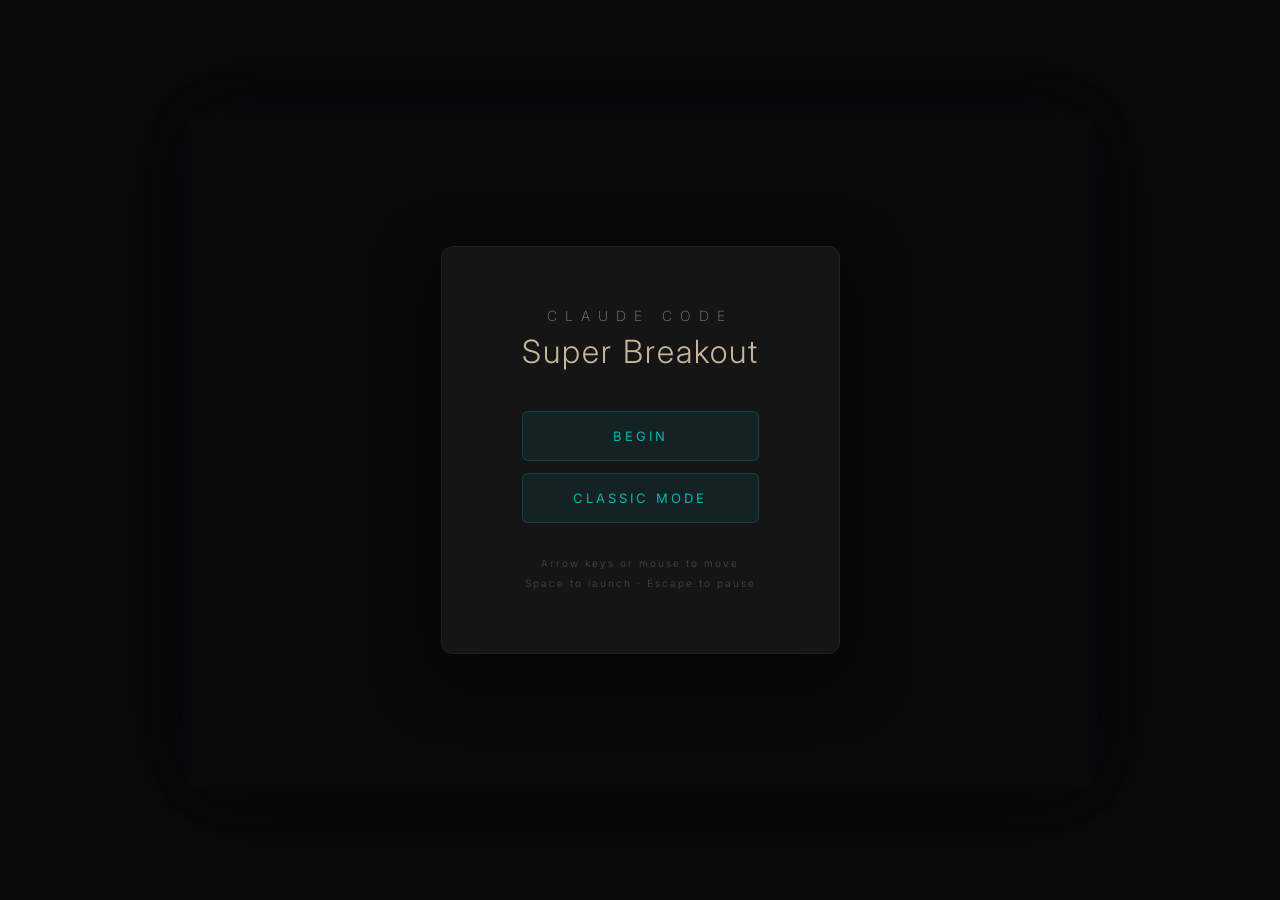
<file: super-breakout-claude-code.html>
<!DOCTYPE html>
<html lang="en">
<head>
    <meta charset="UTF-8">
    <meta name="viewport" content="width=device-width, initial-scale=1.0">
    <title>Super Breakout | Claude Code Edition</title>
    <style>
        @import url('https://fonts.googleapis.com/css2?family=Inter:wght@200;300;400;500&display=swap');

        * {
            margin: 0;
            padding: 0;
            box-sizing: border-box;
        }

        body {
            background: #0a0a0a;
            font-family: 'Inter', -apple-system, BlinkMacSystemFont, sans-serif;
            overflow: hidden;
            height: 100vh;
            display: flex;
            align-items: center;
            justify-content: center;
        }

        .game-container {
            position: relative;
            width: 100%;
            max-width: 900px;
            aspect-ratio: 4/3;
        }

        canvas {
            display: block;
            width: 100%;
            height: 100%;
            border-radius: 8px;
            box-shadow:
                0 0 60px rgba(0, 200, 200, 0.05),
                0 0 100px rgba(0, 0, 0, 0.8),
                inset 0 0 1px rgba(255, 255, 255, 0.1);
        }

        .overlay {
            position: absolute;
            top: 0;
            left: 0;
            width: 100%;
            height: 100%;
            display: flex;
            align-items: center;
            justify-content: center;
            background: rgba(10, 10, 10, 0.92);
            backdrop-filter: blur(20px);
            border-radius: 8px;
            opacity: 1;
            transition: opacity 0.8s cubic-bezier(0.4, 0, 0.2, 1);
            pointer-events: auto;
        }

        .overlay.hidden {
            opacity: 0;
            pointer-events: none;
        }

        .menu-panel {
            text-align: center;
            padding: 60px 80px;
            background: rgba(30, 30, 30, 0.6);
            border: 1px solid rgba(255, 255, 255, 0.05);
            border-radius: 12px;
            box-shadow: 0 20px 60px rgba(0, 0, 0, 0.5);
        }

        .game-title {
            font-size: 14px;
            font-weight: 200;
            letter-spacing: 8px;
            text-transform: uppercase;
            color: rgba(220, 200, 170, 0.6);
            margin-bottom: 8px;
        }

        .game-subtitle {
            font-size: 32px;
            font-weight: 300;
            letter-spacing: 2px;
            color: rgba(220, 200, 170, 0.9);
            margin-bottom: 40px;
        }

        .menu-button {
            display: block;
            width: 100%;
            padding: 16px 48px;
            margin: 12px 0;
            background: rgba(0, 200, 200, 0.08);
            border: 1px solid rgba(0, 200, 200, 0.2);
            border-radius: 6px;
            color: rgba(0, 220, 220, 0.8);
            font-family: inherit;
            font-size: 13px;
            font-weight: 400;
            letter-spacing: 3px;
            text-transform: uppercase;
            cursor: pointer;
            transition: all 0.4s cubic-bezier(0.4, 0, 0.2, 1);
        }

        .menu-button:hover {
            background: rgba(0, 200, 200, 0.15);
            border-color: rgba(0, 200, 200, 0.4);
            box-shadow: 0 0 30px rgba(0, 200, 200, 0.1);
            transform: translateY(-2px);
        }

        .hud {
            position: absolute;
            top: 20px;
            left: 20px;
            right: 20px;
            display: flex;
            justify-content: space-between;
            pointer-events: none;
            opacity: 0;
            transition: opacity 0.6s ease;
        }

        .hud.visible {
            opacity: 1;
        }

        .hud-item {
            font-size: 11px;
            font-weight: 300;
            letter-spacing: 3px;
            text-transform: uppercase;
            color: rgba(220, 200, 170, 0.4);
        }

        .hud-value {
            display: block;
            font-size: 24px;
            font-weight: 200;
            letter-spacing: 1px;
            color: rgba(0, 200, 200, 0.7);
            margin-top: 4px;
            text-shadow: 0 0 20px rgba(0, 200, 200, 0.3);
        }

        .pause-indicator {
            position: absolute;
            top: 50%;
            left: 50%;
            transform: translate(-50%, -50%);
            font-size: 12px;
            font-weight: 300;
            letter-spacing: 6px;
            text-transform: uppercase;
            color: rgba(220, 200, 170, 0.5);
            opacity: 0;
            transition: opacity 0.4s ease;
            pointer-events: none;
        }

        .pause-indicator.visible {
            opacity: 1;
        }

        .instructions {
            margin-top: 30px;
            font-size: 10px;
            font-weight: 300;
            letter-spacing: 2px;
            color: rgba(220, 200, 170, 0.3);
            line-height: 2;
        }

        .game-over-stats {
            margin: 20px 0 30px;
        }

        .stat-row {
            display: flex;
            justify-content: space-between;
            padding: 8px 0;
            border-bottom: 1px solid rgba(255, 255, 255, 0.05);
        }

        .stat-label {
            font-size: 11px;
            font-weight: 300;
            letter-spacing: 2px;
            color: rgba(220, 200, 170, 0.4);
        }

        .stat-value {
            font-size: 11px;
            font-weight: 400;
            color: rgba(0, 200, 200, 0.8);
        }
    </style>
</head>
<body>
    <div class="game-container">
        <canvas id="gameCanvas"></canvas>

        <div class="hud" id="hud">
            <div class="hud-item">
                Score
                <span class="hud-value" id="scoreDisplay">0</span>
            </div>
            <div class="hud-item" style="text-align: center;">
                Multiplier
                <span class="hud-value" id="multiplierDisplay">1.0×</span>
            </div>
            <div class="hud-item" style="text-align: right;">
                Lives
                <span class="hud-value" id="livesDisplay">3</span>
            </div>
        </div>

        <div class="pause-indicator" id="pauseIndicator">Paused</div>

        <div class="overlay" id="menuOverlay">
            <div class="menu-panel">
                <div class="game-title">Claude Code</div>
                <div class="game-subtitle">Super Breakout</div>
                <button class="menu-button" id="startButton">Begin</button>
                <button class="menu-button" id="classicButton">Classic Mode</button>
                <div class="instructions">
                    Arrow keys or mouse to move<br>
                    Space to launch · Escape to pause
                </div>
            </div>
        </div>

        <div class="overlay hidden" id="gameOverOverlay">
            <div class="menu-panel">
                <div class="game-title">Session Complete</div>
                <div class="game-subtitle" id="gameOverTitle">Game Over</div>
                <div class="game-over-stats">
                    <div class="stat-row">
                        <span class="stat-label">Final Score</span>
                        <span class="stat-value" id="finalScore">0</span>
                    </div>
                    <div class="stat-row">
                        <span class="stat-label">Bricks Cleared</span>
                        <span class="stat-value" id="bricksCleared">0</span>
                    </div>
                    <div class="stat-row">
                        <span class="stat-label">Max Multiplier</span>
                        <span class="stat-value" id="maxMultiplier">1.0×</span>
                    </div>
                </div>
                <button class="menu-button" id="restartButton">Play Again</button>
                <button class="menu-button" id="menuButton">Menu</button>
            </div>
        </div>
    </div>

    <script>
        // Audio System - Glass-like sound synthesis
        class AudioSystem {
            constructor() {
                this.ctx = null;
                this.initialized = false;
            }

            init() {
                if (this.initialized) return;
                this.ctx = new (window.AudioContext || window.webkitAudioContext)();
                this.initialized = true;
            }

            playTone(frequency, duration, type = 'sine', volume = 0.1) {
                if (!this.ctx) return;

                const osc = this.ctx.createOscillator();
                const gain = this.ctx.createGain();
                const filter = this.ctx.createBiquadFilter();

                filter.type = 'lowpass';
                filter.frequency.value = 2000;
                filter.Q.value = 1;

                osc.connect(filter);
                filter.connect(gain);
                gain.connect(this.ctx.destination);

                osc.type = type;
                osc.frequency.setValueAtTime(frequency, this.ctx.currentTime);

                gain.gain.setValueAtTime(volume, this.ctx.currentTime);
                gain.gain.exponentialRampToValueAtTime(0.001, this.ctx.currentTime + duration);

                osc.start(this.ctx.currentTime);
                osc.stop(this.ctx.currentTime + duration);
            }

            paddleHit() {
                this.playTone(400, 0.15, 'sine', 0.08);
                this.playTone(800, 0.1, 'sine', 0.03);
            }

            brickHit(row) {
                const baseFreq = 600 + (row * 80);
                this.playTone(baseFreq, 0.12, 'sine', 0.06);
                this.playTone(baseFreq * 1.5, 0.08, 'sine', 0.02);
            }

            wallHit() {
                this.playTone(300, 0.08, 'sine', 0.04);
            }

            powerUp() {
                this.playTone(800, 0.2, 'sine', 0.06);
                setTimeout(() => this.playTone(1000, 0.15, 'sine', 0.04), 100);
                setTimeout(() => this.playTone(1200, 0.1, 'sine', 0.03), 200);
            }

            loseLife() {
                this.playTone(200, 0.4, 'sine', 0.08);
                this.playTone(150, 0.5, 'sine', 0.06);
            }

            gameOver() {
                this.playTone(400, 0.3, 'sine', 0.08);
                setTimeout(() => this.playTone(300, 0.3, 'sine', 0.06), 200);
                setTimeout(() => this.playTone(200, 0.5, 'sine', 0.05), 400);
            }

            victory() {
                const notes = [523, 659, 784, 1047];
                notes.forEach((freq, i) => {
                    setTimeout(() => this.playTone(freq, 0.3, 'sine', 0.06), i * 150);
                });
            }
        }

        // Particle System for shimmer effects
        class Particle {
            constructor(x, y, color) {
                this.x = x;
                this.y = y;
                this.vx = (Math.random() - 0.5) * 2;
                this.vy = (Math.random() - 0.5) * 2;
                this.life = 1;
                this.decay = 0.02 + Math.random() * 0.02;
                this.color = color;
                this.size = 2 + Math.random() * 3;
            }

            update() {
                this.x += this.vx;
                this.y += this.vy;
                this.life -= this.decay;
                this.vx *= 0.98;
                this.vy *= 0.98;
            }

            draw(ctx) {
                ctx.globalAlpha = this.life * 0.6;
                ctx.fillStyle = this.color;
                ctx.beginPath();
                ctx.arc(this.x, this.y, this.size * this.life, 0, Math.PI * 2);
                ctx.fill();
                ctx.globalAlpha = 1;
            }
        }

        // Main Game Class
        class SuperBreakout {
            constructor() {
                this.canvas = document.getElementById('gameCanvas');
                this.ctx = this.canvas.getContext('2d');
                this.audio = new AudioSystem();

                this.setupCanvas();
                this.setupEventListeners();
                this.reset();

                this.gameState = 'menu';
                this.classicMode = false;
                this.animationId = null;

                this.lastTime = 0;
                this.gameLoop = this.gameLoop.bind(this);
            }

            setupCanvas() {
                const container = this.canvas.parentElement;
                const rect = container.getBoundingClientRect();
                const dpr = window.devicePixelRatio || 1;

                this.canvas.width = 800 * dpr;
                this.canvas.height = 600 * dpr;
                this.ctx.scale(dpr, dpr);

                this.width = 800;
                this.height = 600;
            }

            reset() {
                // Paddle
                this.paddle = {
                    width: 100,
                    height: 12,
                    x: this.width / 2 - 50,
                    y: this.height - 40,
                    speed: 8,
                    targetX: this.width / 2 - 50
                };

                // Ball
                this.ball = {
                    x: this.width / 2,
                    y: this.height - 60,
                    radius: 8,
                    dx: 0,
                    dy: 0,
                    speed: 5,
                    maxSpeed: 12,
                    attached: true
                };

                // Game state
                this.score = 0;
                this.lives = 3;
                this.multiplier = 1;
                this.maxMultiplier = 1;
                this.consecutiveHits = 0;
                this.bricksDestroyed = 0;
                this.paused = false;

                // Particles
                this.particles = [];

                // Powerups
                this.powerups = [];
                this.activePowerups = {};

                // Input
                this.keys = {};
                this.mouseX = this.width / 2;

                // Create bricks
                this.createBricks();

                this.updateHUD();
            }

            createBricks() {
                this.bricks = [];
                const rows = 8;
                const cols = 10;
                const brickWidth = 64;
                const brickHeight = 20;
                const padding = 8;
                const offsetX = (this.width - (cols * (brickWidth + padding) - padding)) / 2;
                const offsetY = 60;

                const colors = [
                    { fill: 'rgba(0, 180, 180, 0.8)', glow: 'rgba(0, 200, 200, 0.4)' },
                    { fill: 'rgba(0, 160, 160, 0.7)', glow: 'rgba(0, 180, 180, 0.35)' },
                    { fill: 'rgba(200, 180, 140, 0.7)', glow: 'rgba(220, 200, 160, 0.3)' },
                    { fill: 'rgba(180, 160, 120, 0.6)', glow: 'rgba(200, 180, 140, 0.25)' },
                    { fill: 'rgba(160, 140, 100, 0.5)', glow: 'rgba(180, 160, 120, 0.2)' },
                    { fill: 'rgba(140, 120, 80, 0.45)', glow: 'rgba(160, 140, 100, 0.18)' },
                    { fill: 'rgba(120, 100, 60, 0.4)', glow: 'rgba(140, 120, 80, 0.15)' },
                    { fill: 'rgba(100, 80, 40, 0.35)', glow: 'rgba(120, 100, 60, 0.12)' }
                ];

                for (let row = 0; row < rows; row++) {
                    for (let col = 0; col < cols; col++) {
                        this.bricks.push({
                            x: offsetX + col * (brickWidth + padding),
                            y: offsetY + row * (brickHeight + padding),
                            width: brickWidth,
                            height: brickHeight,
                            color: colors[row],
                            row: row,
                            points: (rows - row) * 10,
                            alive: true,
                            shimmer: 0
                        });
                    }
                }
            }

            setupEventListeners() {
                document.addEventListener('keydown', (e) => {
                    this.keys[e.code] = true;

                    if (e.code === 'Space' && this.gameState === 'playing') {
                        e.preventDefault();
                        if (this.ball.attached) {
                            this.launchBall();
                        }
                    }

                    if (e.code === 'Escape' && this.gameState === 'playing') {
                        this.togglePause();
                    }
                });

                document.addEventListener('keyup', (e) => {
                    this.keys[e.code] = false;
                });

                this.canvas.addEventListener('mousemove', (e) => {
                    const rect = this.canvas.getBoundingClientRect();
                    this.mouseX = ((e.clientX - rect.left) / rect.width) * this.width;
                });

                this.canvas.addEventListener('click', () => {
                    if (this.gameState === 'playing' && this.ball.attached) {
                        this.launchBall();
                    }
                });

                // Menu buttons
                document.getElementById('startButton').addEventListener('click', () => {
                    this.classicMode = false;
                    this.startGame();
                });

                document.getElementById('classicButton').addEventListener('click', () => {
                    this.classicMode = true;
                    this.startGame();
                });

                document.getElementById('restartButton').addEventListener('click', () => {
                    this.startGame();
                });

                document.getElementById('menuButton').addEventListener('click', () => {
                    this.showMenu();
                });

                window.addEventListener('resize', () => this.setupCanvas());
            }

            startGame() {
                this.audio.init();
                this.reset();
                this.gameState = 'playing';

                document.getElementById('menuOverlay').classList.add('hidden');
                document.getElementById('gameOverOverlay').classList.add('hidden');
                document.getElementById('hud').classList.add('visible');

                if (!this.animationId) {
                    this.lastTime = performance.now();
                    this.gameLoop();
                }
            }

            showMenu() {
                this.gameState = 'menu';
                document.getElementById('menuOverlay').classList.remove('hidden');
                document.getElementById('gameOverOverlay').classList.add('hidden');
                document.getElementById('hud').classList.remove('visible');
            }

            showGameOver(won) {
                this.gameState = 'gameover';

                document.getElementById('gameOverTitle').textContent = won ? 'Victory' : 'Game Over';
                document.getElementById('finalScore').textContent = this.score.toLocaleString();
                document.getElementById('bricksCleared').textContent = this.bricksDestroyed;
                document.getElementById('maxMultiplier').textContent = this.maxMultiplier.toFixed(1) + '×';

                document.getElementById('gameOverOverlay').classList.remove('hidden');
                document.getElementById('hud').classList.remove('visible');

                if (won) {
                    this.audio.victory();
                } else {
                    this.audio.gameOver();
                }
            }

            togglePause() {
                this.paused = !this.paused;
                document.getElementById('pauseIndicator').classList.toggle('visible', this.paused);
            }

            launchBall() {
                this.ball.attached = false;
                const angle = (Math.random() - 0.5) * Math.PI / 3 - Math.PI / 2;
                this.ball.dx = Math.cos(angle) * this.ball.speed;
                this.ball.dy = Math.sin(angle) * this.ball.speed;
                this.audio.paddleHit();
            }

            spawnPowerup(x, y) {
                if (this.classicMode || Math.random() > 0.15) return;

                const types = [
                    { type: 'expand', color: 'rgba(0, 200, 200, 0.9)', symbol: '⟷' },
                    { type: 'slow', color: 'rgba(200, 180, 140, 0.9)', symbol: '◇' },
                    { type: 'multi', color: 'rgba(180, 100, 200, 0.9)', symbol: '✧' },
                    { type: 'life', color: 'rgba(200, 100, 100, 0.9)', symbol: '♦' }
                ];

                const powerup = types[Math.floor(Math.random() * types.length)];
                this.powerups.push({
                    x: x,
                    y: y,
                    width: 24,
                    height: 24,
                    dy: 2,
                    ...powerup,
                    glow: 0
                });
            }

            activatePowerup(type) {
                this.audio.powerUp();

                switch (type) {
                    case 'expand':
                        this.paddle.width = 150;
                        this.activePowerups.expand = 600;
                        break;
                    case 'slow':
                        this.ball.speed = Math.max(3, this.ball.speed * 0.7);
                        break;
                    case 'multi':
                        this.multiplier = Math.min(this.multiplier + 0.5, 5);
                        this.maxMultiplier = Math.max(this.maxMultiplier, this.multiplier);
                        break;
                    case 'life':
                        this.lives = Math.min(this.lives + 1, 5);
                        break;
                }

                this.updateHUD();
            }

            updateHUD() {
                document.getElementById('scoreDisplay').textContent = this.score.toLocaleString();
                document.getElementById('multiplierDisplay').textContent = this.multiplier.toFixed(1) + '×';
                document.getElementById('livesDisplay').textContent = this.lives;
            }

            update(deltaTime) {
                if (this.paused || this.gameState !== 'playing') return;

                const dt = deltaTime / 16.67; // Normalize to 60fps

                // Update paddle
                if (this.keys['ArrowLeft'] || this.keys['KeyA']) {
                    this.paddle.targetX -= this.paddle.speed * dt;
                }
                if (this.keys['ArrowRight'] || this.keys['KeyD']) {
                    this.paddle.targetX += this.paddle.speed * dt;
                }

                // Mouse control
                this.paddle.targetX = this.mouseX - this.paddle.width / 2;

                // Smooth paddle movement
                this.paddle.x += (this.paddle.targetX - this.paddle.x) * 0.2;
                this.paddle.x = Math.max(0, Math.min(this.width - this.paddle.width, this.paddle.x));

                // Update ball
                if (this.ball.attached) {
                    this.ball.x = this.paddle.x + this.paddle.width / 2;
                    this.ball.y = this.paddle.y - this.ball.radius - 2;
                } else {
                    this.ball.x += this.ball.dx * dt;
                    this.ball.y += this.ball.dy * dt;

                    // Wall collisions
                    if (this.ball.x - this.ball.radius < 0) {
                        this.ball.x = this.ball.radius;
                        this.ball.dx = Math.abs(this.ball.dx);
                        this.audio.wallHit();
                    }
                    if (this.ball.x + this.ball.radius > this.width) {
                        this.ball.x = this.width - this.ball.radius;
                        this.ball.dx = -Math.abs(this.ball.dx);
                        this.audio.wallHit();
                    }
                    if (this.ball.y - this.ball.radius < 0) {
                        this.ball.y = this.ball.radius;
                        this.ball.dy = Math.abs(this.ball.dy);
                        this.audio.wallHit();
                    }

                    // Paddle collision
                    if (this.ball.y + this.ball.radius > this.paddle.y &&
                        this.ball.y - this.ball.radius < this.paddle.y + this.paddle.height &&
                        this.ball.x > this.paddle.x &&
                        this.ball.x < this.paddle.x + this.paddle.width &&
                        this.ball.dy > 0) {

                        const hitPos = (this.ball.x - this.paddle.x) / this.paddle.width;
                        const angle = (hitPos - 0.5) * Math.PI * 0.7 - Math.PI / 2;

                        const speed = Math.sqrt(this.ball.dx * this.ball.dx + this.ball.dy * this.ball.dy);
                        this.ball.dx = Math.cos(angle) * speed;
                        this.ball.dy = Math.sin(angle) * speed;

                        this.ball.y = this.paddle.y - this.ball.radius;
                        this.consecutiveHits = 0;
                        this.multiplier = Math.max(1, this.multiplier - 0.1);

                        this.audio.paddleHit();
                        this.updateHUD();
                    }

                    // Bottom - lose life
                    if (this.ball.y > this.height + this.ball.radius) {
                        this.lives--;
                        this.audio.loseLife();
                        this.updateHUD();

                        if (this.lives <= 0) {
                            this.showGameOver(false);
                        } else {
                            this.ball.attached = true;
                            this.ball.speed = 5;
                            this.multiplier = 1;
                        }
                    }

                    // Brick collisions
                    for (let brick of this.bricks) {
                        if (!brick.alive) continue;

                        if (this.ball.x + this.ball.radius > brick.x &&
                            this.ball.x - this.ball.radius < brick.x + brick.width &&
                            this.ball.y + this.ball.radius > brick.y &&
                            this.ball.y - this.ball.radius < brick.y + brick.height) {

                            brick.alive = false;
                            this.bricksDestroyed++;
                            this.consecutiveHits++;

                            // Score with multiplier
                            const points = Math.floor(brick.points * this.multiplier);
                            this.score += points;

                            // Increase multiplier
                            if (this.consecutiveHits % 3 === 0) {
                                this.multiplier = Math.min(this.multiplier + 0.2, 5);
                                this.maxMultiplier = Math.max(this.maxMultiplier, this.multiplier);
                            }

                            // Gradually increase speed
                            this.ball.speed = Math.min(this.ball.maxSpeed, this.ball.speed + 0.05);
                            const currentSpeed = Math.sqrt(this.ball.dx * this.ball.dx + this.ball.dy * this.ball.dy);
                            const scale = this.ball.speed / currentSpeed;
                            this.ball.dx *= scale;
                            this.ball.dy *= scale;

                            // Determine collision side
                            const overlapLeft = (this.ball.x + this.ball.radius) - brick.x;
                            const overlapRight = (brick.x + brick.width) - (this.ball.x - this.ball.radius);
                            const overlapTop = (this.ball.y + this.ball.radius) - brick.y;
                            const overlapBottom = (brick.y + brick.height) - (this.ball.y - this.ball.radius);

                            const minOverlapX = Math.min(overlapLeft, overlapRight);
                            const minOverlapY = Math.min(overlapTop, overlapBottom);

                            if (minOverlapX < minOverlapY) {
                                this.ball.dx = -this.ball.dx;
                            } else {
                                this.ball.dy = -this.ball.dy;
                            }

                            // Create particles
                            for (let i = 0; i < 8; i++) {
                                this.particles.push(new Particle(
                                    brick.x + brick.width / 2,
                                    brick.y + brick.height / 2,
                                    brick.color.fill
                                ));
                            }

                            this.audio.brickHit(brick.row);
                            this.spawnPowerup(brick.x + brick.width / 2, brick.y + brick.height / 2);
                            this.updateHUD();

                            break;
                        }
                    }
                }

                // Update particles
                this.particles = this.particles.filter(p => {
                    p.update();
                    return p.life > 0;
                });

                // Update powerups
                this.powerups = this.powerups.filter(p => {
                    p.y += p.dy * dt;
                    p.glow = (Math.sin(Date.now() / 200) + 1) / 2;

                    // Collision with paddle
                    if (p.y + p.height > this.paddle.y &&
                        p.x + p.width > this.paddle.x &&
                        p.x < this.paddle.x + this.paddle.width) {
                        this.activatePowerup(p.type);
                        return false;
                    }

                    return p.y < this.height;
                });

                // Update active powerups
                for (let key in this.activePowerups) {
                    this.activePowerups[key]--;
                    if (this.activePowerups[key] <= 0) {
                        delete this.activePowerups[key];
                        if (key === 'expand') {
                            this.paddle.width = 100;
                        }
                    }
                }

                // Check win condition
                if (this.bricks.every(b => !b.alive)) {
                    this.showGameOver(true);
                }
            }

            draw() {
                // Clear with gradient background
                const gradient = this.ctx.createLinearGradient(0, 0, 0, this.height);
                gradient.addColorStop(0, '#0d0d0d');
                gradient.addColorStop(1, '#080808');
                this.ctx.fillStyle = gradient;
                this.ctx.fillRect(0, 0, this.width, this.height);

                // Draw subtle grid
                this.ctx.strokeStyle = 'rgba(255, 255, 255, 0.02)';
                this.ctx.lineWidth = 1;
                for (let i = 0; i < this.width; i += 40) {
                    this.ctx.beginPath();
                    this.ctx.moveTo(i, 0);
                    this.ctx.lineTo(i, this.height);
                    this.ctx.stroke();
                }
                for (let i = 0; i < this.height; i += 40) {
                    this.ctx.beginPath();
                    this.ctx.moveTo(0, i);
                    this.ctx.lineTo(this.width, i);
                    this.ctx.stroke();
                }

                // Draw bricks
                for (let brick of this.bricks) {
                    if (!brick.alive) continue;

                    // Glow
                    this.ctx.shadowColor = brick.color.glow;
                    this.ctx.shadowBlur = 15;

                    // Main brick
                    this.ctx.fillStyle = brick.color.fill;
                    this.ctx.beginPath();
                    this.ctx.roundRect(brick.x, brick.y, brick.width, brick.height, 3);
                    this.ctx.fill();

                    // Highlight
                    const highlightGrad = this.ctx.createLinearGradient(
                        brick.x, brick.y, brick.x, brick.y + brick.height
                    );
                    highlightGrad.addColorStop(0, 'rgba(255, 255, 255, 0.15)');
                    highlightGrad.addColorStop(0.5, 'rgba(255, 255, 255, 0)');
                    this.ctx.fillStyle = highlightGrad;
                    this.ctx.fill();

                    this.ctx.shadowBlur = 0;
                }

                // Draw particles
                for (let particle of this.particles) {
                    particle.draw(this.ctx);
                }

                // Draw powerups
                for (let p of this.powerups) {
                    this.ctx.shadowColor = p.color;
                    this.ctx.shadowBlur = 20 + p.glow * 10;

                    this.ctx.fillStyle = p.color;
                    this.ctx.beginPath();
                    this.ctx.roundRect(p.x - p.width/2, p.y - p.height/2, p.width, p.height, 4);
                    this.ctx.fill();

                    this.ctx.shadowBlur = 0;
                    this.ctx.fillStyle = '#0a0a0a';
                    this.ctx.font = '14px Inter';
                    this.ctx.textAlign = 'center';
                    this.ctx.textBaseline = 'middle';
                    this.ctx.fillText(p.symbol, p.x, p.y);
                }

                // Draw paddle
                this.ctx.shadowColor = 'rgba(0, 200, 200, 0.3)';
                this.ctx.shadowBlur = 20;

                const paddleGrad = this.ctx.createLinearGradient(
                    this.paddle.x, this.paddle.y,
                    this.paddle.x, this.paddle.y + this.paddle.height
                );
                paddleGrad.addColorStop(0, 'rgba(220, 200, 170, 0.9)');
                paddleGrad.addColorStop(1, 'rgba(180, 160, 130, 0.8)');

                this.ctx.fillStyle = paddleGrad;
                this.ctx.beginPath();
                this.ctx.roundRect(this.paddle.x, this.paddle.y, this.paddle.width, this.paddle.height, 6);
                this.ctx.fill();

                // Paddle highlight
                this.ctx.fillStyle = 'rgba(255, 255, 255, 0.3)';
                this.ctx.beginPath();
                this.ctx.roundRect(this.paddle.x + 2, this.paddle.y + 2, this.paddle.width - 4, 4, 2);
                this.ctx.fill();

                this.ctx.shadowBlur = 0;

                // Draw ball
                this.ctx.shadowColor = 'rgba(0, 220, 220, 0.6)';
                this.ctx.shadowBlur = 25;

                const ballGrad = this.ctx.createRadialGradient(
                    this.ball.x - 2, this.ball.y - 2, 0,
                    this.ball.x, this.ball.y, this.ball.radius
                );
                ballGrad.addColorStop(0, 'rgba(255, 255, 255, 1)');
                ballGrad.addColorStop(0.5, 'rgba(200, 240, 240, 0.9)');
                ballGrad.addColorStop(1, 'rgba(0, 200, 200, 0.8)');

                this.ctx.fillStyle = ballGrad;
                this.ctx.beginPath();
                this.ctx.arc(this.ball.x, this.ball.y, this.ball.radius, 0, Math.PI * 2);
                this.ctx.fill();

                // Ball inner highlight
                this.ctx.fillStyle = 'rgba(255, 255, 255, 0.8)';
                this.ctx.beginPath();
                this.ctx.arc(this.ball.x - 2, this.ball.y - 2, this.ball.radius * 0.3, 0, Math.PI * 2);
                this.ctx.fill();

                this.ctx.shadowBlur = 0;
            }

            gameLoop(currentTime = 0) {
                const deltaTime = currentTime - this.lastTime;
                this.lastTime = currentTime;

                this.update(deltaTime);
                this.draw();

                this.animationId = requestAnimationFrame(this.gameLoop);
            }
        }

        // Initialize game
        const game = new SuperBreakout();
    </script>
</body>
</html>
</file>
<file: arcade-styles.css>
* {
    margin: 0;
    padding: 0;
    box-sizing: border-box;
}

@import url('https://fonts.googleapis.com/css2?family=Orbitron:wght@400;500;700;900&family=Rajdhani:wght@300;400;500&display=swap');

:root {
    --primary-glow: #00ffff;
    --secondary-glow: #ff00ff;
    --accent-glow: #00ff88;
    --bg-dark: #0a0a0f;
    --bg-darker: #050508;
    --card-bg: rgba(20, 20, 30, 0.6);
    --card-border: rgba(0, 255, 255, 0.2);
}

body {
    font-family: 'Rajdhani', sans-serif;
    background: linear-gradient(135deg, #0a0a0f 0%, #1a0a1f 50%, #0f0a1a 100%);
    min-height: 100vh;
    color: #fff;
    overflow-x: hidden;
    position: relative;
}

/* Animated background grid */
body::before {
    content: '';
    position: fixed;
    top: 0;
    left: 0;
    width: 100%;
    height: 100%;
    background-image:
        linear-gradient(rgba(0, 255, 255, 0.03) 1px, transparent 1px),
        linear-gradient(90deg, rgba(0, 255, 255, 0.03) 1px, transparent 1px);
    background-size: 50px 50px;
    pointer-events: none;
    z-index: 0;
}

/* Floating particles effect */
.particles {
    position: fixed;
    top: 0;
    left: 0;
    width: 100%;
    height: 100%;
    overflow: hidden;
    pointer-events: none;
    z-index: 1;
}

.particle {
    position: absolute;
    width: 2px;
    height: 2px;
    background: var(--primary-glow);
    border-radius: 50%;
    opacity: 0.5;
    animation: float linear infinite;
}

@keyframes float {
    0% {
        transform: translateY(100vh) translateX(0);
        opacity: 0;
    }
    10% {
        opacity: 0.5;
    }
    90% {
        opacity: 0.5;
    }
    100% {
        transform: translateY(-100px) translateX(100px);
        opacity: 0;
    }
}

/* Container */
.container {
    position: relative;
    z-index: 2;
    max-width: 1400px;
    margin: 0 auto;
    padding: 60px 20px;
    min-height: 100vh;
    display: flex;
    flex-direction: column;
    align-items: center;
    justify-content: center;
}

/* Header */
.arcade-header {
    text-align: center;
    margin-bottom: 80px;
    position: relative;
}

.arcade-title {
    font-family: 'Orbitron', sans-serif;
    font-size: clamp(3rem, 8vw, 6rem);
    font-weight: 900;
    text-transform: uppercase;
    letter-spacing: 0.1em;
    background: linear-gradient(45deg, var(--primary-glow), var(--secondary-glow), var(--accent-glow));
    background-size: 200% 200%;
    -webkit-background-clip: text;
    -webkit-text-fill-color: transparent;
    background-clip: text;
    animation: gradient-shift 4s ease infinite, glow-pulse 2s ease-in-out infinite;
    text-shadow:
        0 0 40px rgba(0, 255, 255, 0.5),
        0 0 80px rgba(0, 255, 255, 0.3);
    margin-bottom: 20px;
}

@keyframes gradient-shift {
    0%, 100% { background-position: 0% 50%; }
    50% { background-position: 100% 50%; }
}

@keyframes glow-pulse {
    0%, 100% { filter: drop-shadow(0 0 20px rgba(0, 255, 255, 0.6)); }
    50% { filter: drop-shadow(0 0 40px rgba(0, 255, 255, 0.9)); }
}

.arcade-subtitle {
    font-family: 'Rajdhani', sans-serif;
    font-size: clamp(1rem, 2vw, 1.5rem);
    font-weight: 300;
    letter-spacing: 0.3em;
    color: rgba(0, 255, 255, 0.6);
    text-transform: uppercase;
}

/* Games Grid */
.games-grid {
    display: grid;
    grid-template-columns: repeat(auto-fit, minmax(320px, 1fr));
    gap: 40px;
    width: 100%;
    max-width: 1200px;
    margin-bottom: 40px;
}

/* Game Card */
.game-card {
    position: relative;
    background: var(--card-bg);
    border: 2px solid var(--card-border);
    border-radius: 16px;
    padding: 40px 30px;
    text-decoration: none;
    color: #fff;
    transition: all 0.4s cubic-bezier(0.4, 0, 0.2, 1);
    backdrop-filter: blur(10px);
    overflow: hidden;
    display: flex;
    flex-direction: column;
    align-items: center;
    justify-content: center;
    min-height: 280px;
}

.game-card::before {
    content: '';
    position: absolute;
    top: 0;
    left: 0;
    width: 100%;
    height: 100%;
    background: linear-gradient(135deg, transparent 0%, rgba(0, 255, 255, 0.05) 100%);
    opacity: 0;
    transition: opacity 0.4s ease;
}

.game-card:hover::before {
    opacity: 1;
}

.game-card::after {
    content: '';
    position: absolute;
    top: -50%;
    left: -50%;
    width: 200%;
    height: 200%;
    background: radial-gradient(circle, rgba(0, 255, 255, 0.1) 0%, transparent 70%);
    opacity: 0;
    transition: opacity 0.4s ease;
}

.game-card:hover::after {
    opacity: 1;
}

.game-card:hover {
    border-color: var(--primary-glow);
    transform: translateY(-8px) scale(1.02);
    box-shadow:
        0 0 40px rgba(0, 255, 255, 0.3),
        0 20px 60px rgba(0, 0, 0, 0.5),
        inset 0 0 20px rgba(0, 255, 255, 0.1);
}

.game-icon {
    font-size: 4rem;
    margin-bottom: 20px;
    filter: drop-shadow(0 0 20px rgba(0, 255, 255, 0.5));
    transition: transform 0.4s ease;
}

.game-card:hover .game-icon {
    transform: scale(1.1) rotate(5deg);
}

.game-title {
    font-family: 'Orbitron', sans-serif;
    font-size: 1.8rem;
    font-weight: 700;
    text-transform: uppercase;
    letter-spacing: 0.1em;
    margin-bottom: 12px;
    background: linear-gradient(90deg, #fff, var(--primary-glow));
    -webkit-background-clip: text;
    -webkit-text-fill-color: transparent;
    background-clip: text;
}

.game-description {
    font-size: 0.95rem;
    font-weight: 300;
    color: rgba(255, 255, 255, 0.6);
    text-align: center;
    line-height: 1.6;
    margin-bottom: 20px;
}

.game-badge {
    display: inline-block;
    padding: 6px 16px;
    background: rgba(0, 255, 255, 0.1);
    border: 1px solid rgba(0, 255, 255, 0.3);
    border-radius: 20px;
    font-size: 0.75rem;
    font-weight: 500;
    text-transform: uppercase;
    letter-spacing: 0.1em;
    color: var(--primary-glow);
    margin-top: auto;
}

/* Play button overlay */
.play-overlay {
    position: absolute;
    top: 50%;
    left: 50%;
    transform: translate(-50%, -50%) scale(0.8);
    width: 80px;
    height: 80px;
    background: linear-gradient(135deg, var(--primary-glow), var(--accent-glow));
    border-radius: 50%;
    display: flex;
    align-items: center;
    justify-content: center;
    opacity: 0;
    transition: all 0.4s cubic-bezier(0.4, 0, 0.2, 1);
    box-shadow: 0 0 40px rgba(0, 255, 255, 0.6);
}

.play-overlay::before {
    content: '▶';
    font-size: 2rem;
    color: #000;
    margin-left: 4px;
}

.game-card:hover .play-overlay {
    opacity: 0.95;
    transform: translate(-50%, -50%) scale(1);
}

/* Footer */
.arcade-footer {
    text-align: center;
    margin-top: 60px;
    padding: 30px 20px;
    border-top: 1px solid rgba(0, 255, 255, 0.1);
    color: rgba(255, 255, 255, 0.4);
    font-size: 0.9rem;
    font-weight: 300;
    letter-spacing: 0.1em;
}

.arcade-footer a {
    color: var(--primary-glow);
    text-decoration: none;
    transition: color 0.3s ease;
}

.arcade-footer a:hover {
    color: var(--accent-glow);
}

/* Scanline effect */
.scanlines {
    position: fixed;
    top: 0;
    left: 0;
    width: 100%;
    height: 100%;
    background: repeating-linear-gradient(
        0deg,
        rgba(0, 0, 0, 0.1) 0px,
        transparent 2px,
        transparent 4px
    );
    pointer-events: none;
    z-index: 10;
    opacity: 0.3;
}

/* Responsive Design */
@media (max-width: 768px) {
    .arcade-title {
        font-size: 2.5rem;
    }

    .arcade-subtitle {
        font-size: 0.9rem;
    }

    .games-grid {
        grid-template-columns: 1fr;
        gap: 30px;
    }

    .game-card {
        min-height: 240px;
    }

    .arcade-header {
        margin-bottom: 50px;
    }
}

/* Loading animation for game cards */
@keyframes card-load {
    0% {
        opacity: 0;
        transform: translateY(30px);
    }
    100% {
        opacity: 1;
        transform: translateY(0);
    }
}

.game-card {
    animation: card-load 0.6s ease-out backwards;
}

.game-card:nth-child(1) { animation-delay: 0.1s; }
.game-card:nth-child(2) { animation-delay: 0.2s; }
.game-card:nth-child(3) { animation-delay: 0.3s; }
</file>
